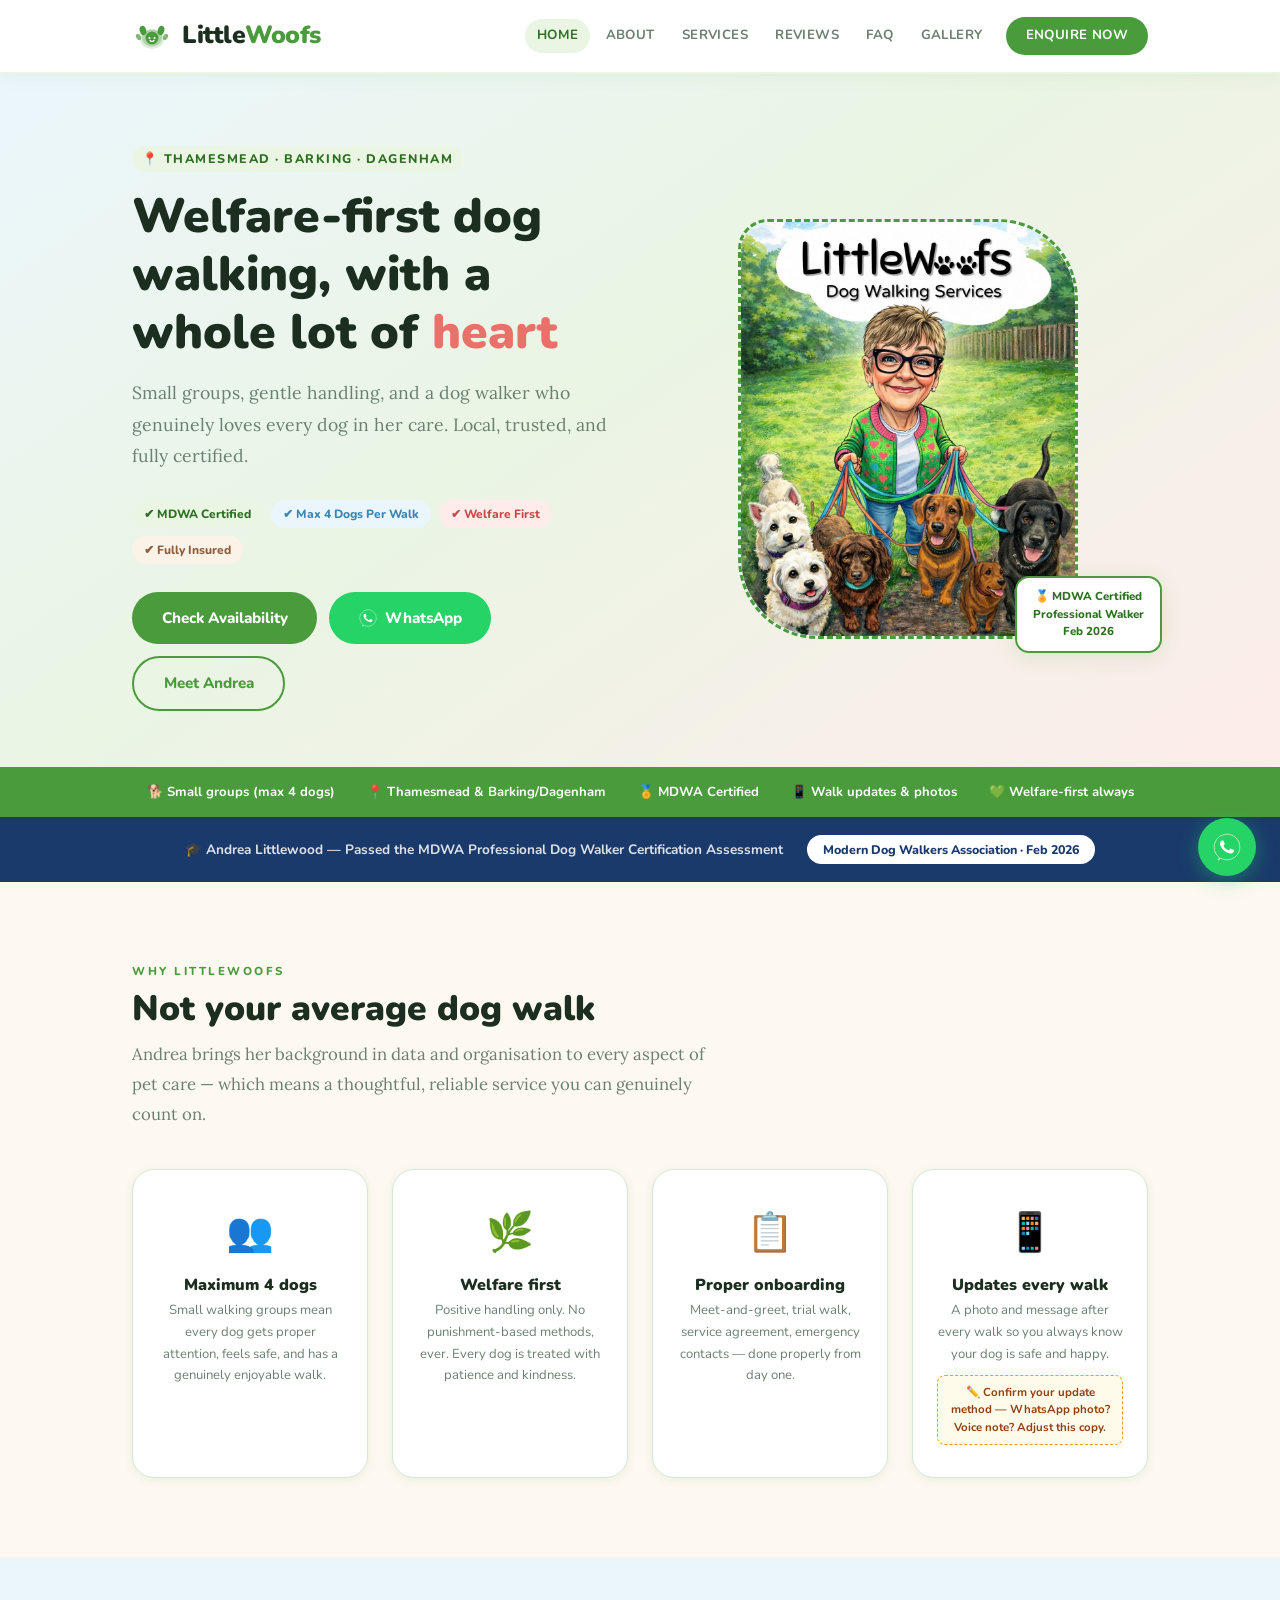
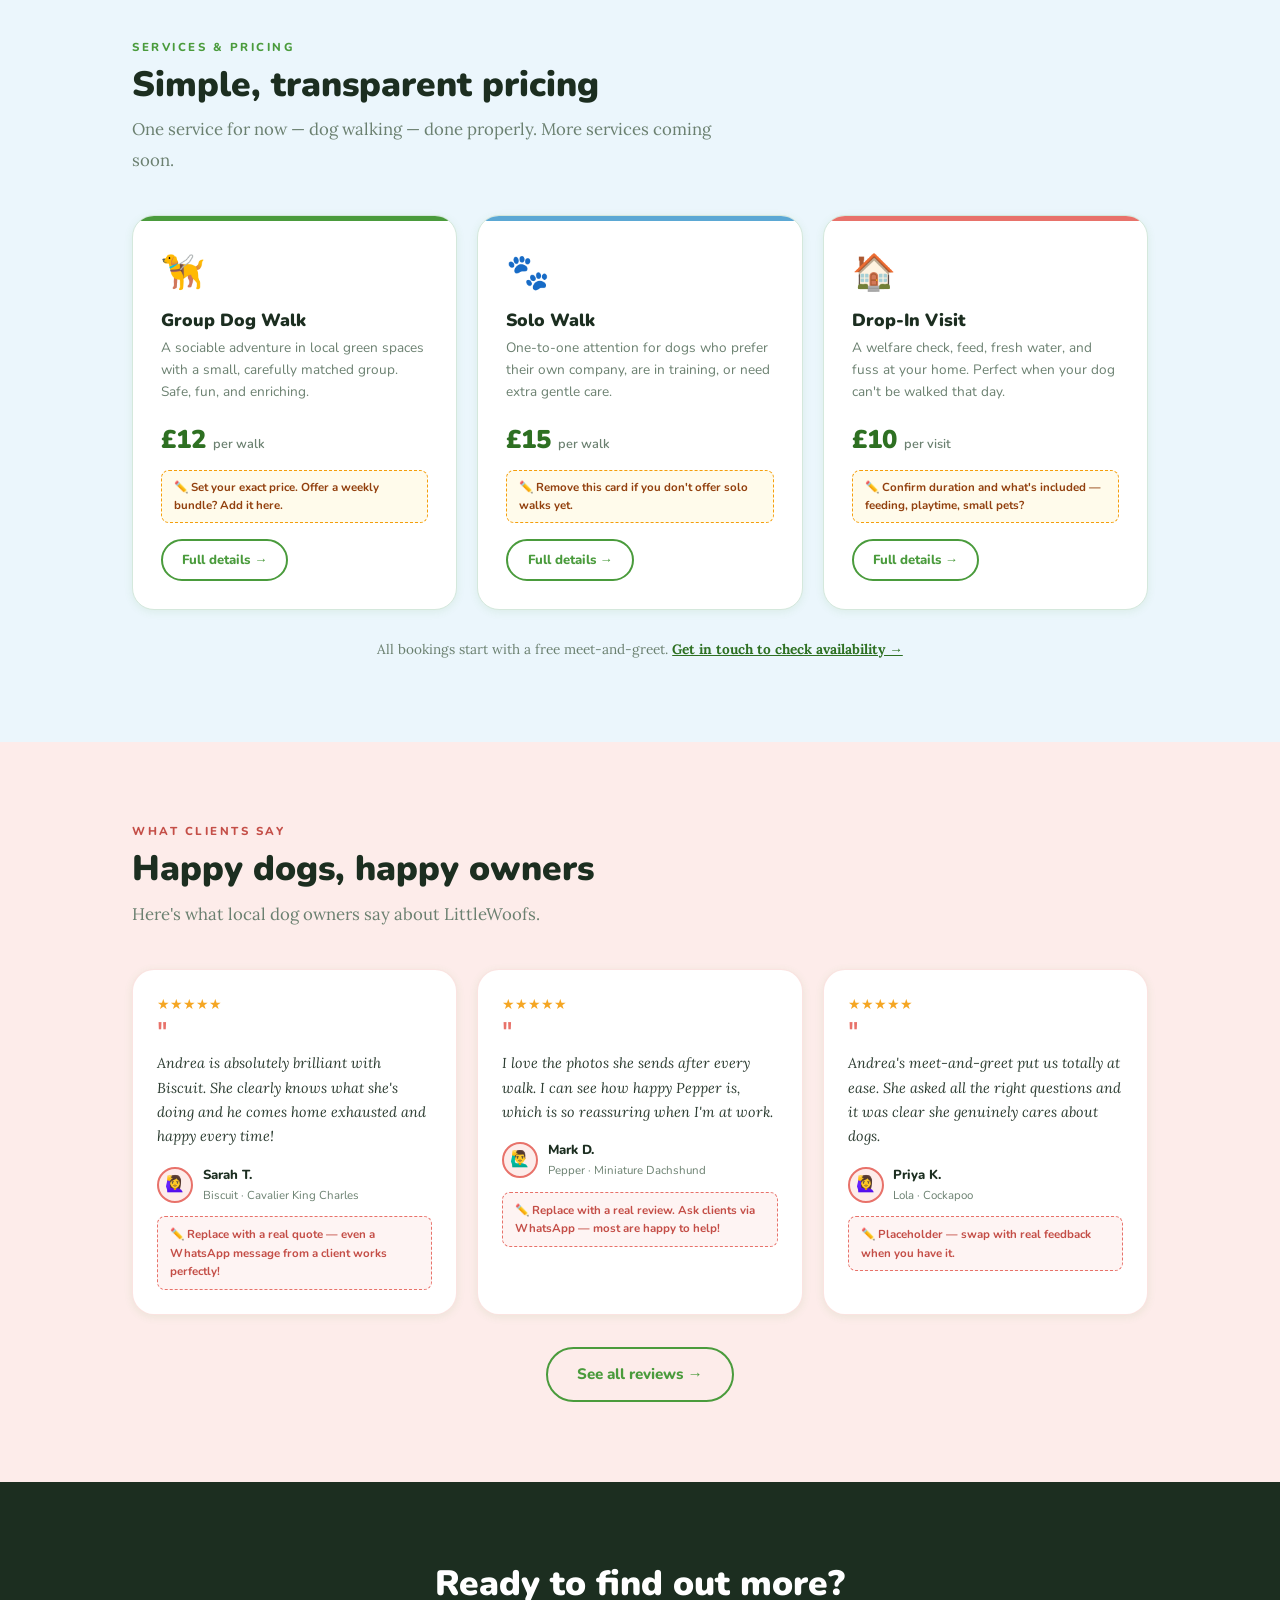
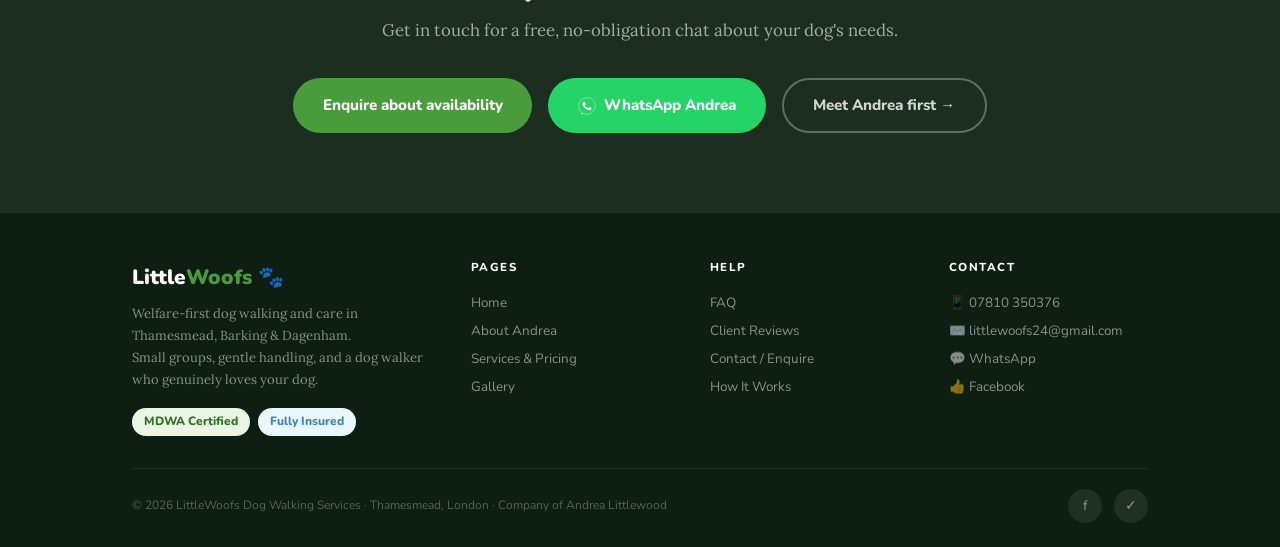
<file: index.html>
<!DOCTYPE html>
<html lang="en">
<head>
  <meta charset="UTF-8">
  <meta name="viewport" content="width=device-width, initial-scale=1.0">
  <meta name="description" content="LittleWoofs Dog Walking Services — Welfare-first dog walking and care in Thamesmead, Barking & Dagenham. MDWA certified, small groups, gentle handling.">
  <title>LittleWoofs Dog Walking — Thamesmead, Barking & Dagenham</title>
  <link rel="stylesheet" href="css/style.css">
  <style>
    /* ── HERO ── */
    .hero-wrap {
      background: linear-gradient(145deg, #EBF6FC 0%, #EAF5E4 45%, #FDECEA 100%);
      padding: 0;
    }
    .hero {
      max-width: 1080px; margin: 0 auto; padding: 4.5rem 2rem 3.5rem;
      display: grid; grid-template-columns: 1fr 1fr; gap: 3.5rem; align-items: center;
    }
    .hero-eyebrow {
      display: flex; align-items: center; gap: 0.5rem; margin-bottom: 1rem;
      font-size: 0.78rem; font-weight: 800; color: var(--grass-dark);
      text-transform: uppercase; letter-spacing: 1.5px;
    }
    .hero-eyebrow span { background: var(--grass-light); padding: 0.2rem 0.6rem; border-radius: var(--r-pill); }
    .hero h1 { margin-bottom: 1rem; }
    .hero h1 em { font-style: normal; color: var(--coral); }
    .hero-lead {
      font-family: 'Lora', serif; font-size: 1.1rem;
      color: var(--text-muted); margin-bottom: 1.75rem; line-height: 1.8;
    }
    .hero-badges { display: flex; gap: 0.5rem; flex-wrap: wrap; margin-bottom: 1.75rem; }
    .hero-btns  { display: flex; gap: 0.75rem; flex-wrap: wrap; }

    .hero-visual { position: relative; display: flex; justify-content: center; }
    .hero-img-frame {
      width: 340px; height: 420px;
      background: linear-gradient(145deg, var(--grass-light), var(--sky-light));
      border-radius: 30px 80px 30px 80px;
      display: flex; flex-direction: column; align-items: center;
      justify-content: center; gap: 0.75rem;
      border: 3px dashed var(--grass); position: relative; overflow: hidden;
    }
    .hero-img-frame img {
      width: 100%; height: 100%; object-fit: cover;
      border-radius: 28px 78px 28px 78px;
    }
    .hero-img-frame .placeholder-inner {
      text-align: center; padding: 1.5rem; color: var(--grass-dark);
    }
    .hero-img-frame .placeholder-inner .big-icon { font-size: 4rem; line-height: 1; }
    .hero-img-frame .placeholder-inner p { font-size: 0.82rem; font-weight: 700; margin-top: 0.5rem; }
    .cert-float {
      position: absolute; bottom: -14px; right: -14px;
      background: var(--white); border: 2px solid var(--grass);
      border-radius: var(--r-md); padding: 0.65rem 1rem;
      box-shadow: var(--shadow-md);
      font-size: 0.72rem; font-weight: 800; color: var(--grass-dark);
      line-height: 1.5; text-align: center;
    }

    /* ── TRUST BAR ── */
    /* (uses global .trust-bar) */

    /* ── MDWA BAND ── */
    .mdwa-band {
      background: #1a3a6b; padding: 1.1rem 2rem;
      display: flex; align-items: center; justify-content: center;
      gap: 1.5rem; flex-wrap: wrap;
    }
    .mdwa-band p { color: rgba(255,255,255,0.85); font-size: 0.85rem; font-weight: 700; }
    .mdwa-pill {
      background: var(--white); color: #1a3a6b;
      border-radius: var(--r-pill); padding: 0.3rem 1rem;
      font-size: 0.78rem; font-weight: 800; flex-shrink: 0;
    }

    /* ── INTRO STRIP ── */
    .intro-strip { background: var(--cream); }
    .intro-grid {
      display: grid; grid-template-columns: repeat(auto-fit, minmax(200px, 1fr)); gap: 1.5rem;
    }
    .intro-card {
      text-align: center; padding: 2rem 1.5rem;
      background: var(--white); border-radius: var(--r-lg);
      border: 1.5px solid var(--border); box-shadow: var(--shadow-sm);
    }
    .intro-card .ic-icon { font-size: 2.4rem; margin-bottom: 0.75rem; }
    .intro-card h3 { font-size: 1rem; margin-bottom: 0.35rem; }
    .intro-card p { font-size: 0.82rem; line-height: 1.65; }

    /* ── SERVICES SNAPSHOT ── */
    .services-snap { background: var(--sky-light); }
    .snap-grid {
      display: grid; grid-template-columns: repeat(auto-fit, minmax(280px, 1fr)); gap: 1.25rem;
    }
    .snap-card {
      background: var(--white); border-radius: var(--r-lg); padding: 1.75rem;
      border: 1.5px solid var(--border); position: relative; overflow: hidden;
      box-shadow: var(--shadow-sm); transition: transform 0.2s, box-shadow 0.2s;
    }
    .snap-card:hover { transform: translateY(-3px); box-shadow: var(--shadow-md); }
    .snap-card-bar { height: 5px; position: absolute; top: 0; left: 0; right: 0; }
    .snap-card-bar.g { background: var(--grass); }
    .snap-card-bar.s { background: var(--sky); }
    .snap-card-bar.c { background: var(--coral); }
    .snap-icon { font-size: 2.2rem; margin-bottom: 0.6rem; display: block; }
    .snap-card h3 { font-size: 1.1rem; margin-bottom: 0.35rem; }
    .snap-card p  { font-size: 0.85rem; line-height: 1.65; margin-bottom: 1rem; }
    .snap-price { font-size: 1.6rem; font-weight: 900; color: var(--grass-dark); }
    .snap-price span { font-size: 0.8rem; font-weight: 600; color: var(--text-muted); }
    .snap-card .btn { margin-top: 1rem; font-size: 0.82rem; padding: 0.55rem 1.2rem; }

    /* ── TESTIMONIALS SNAP ── */
    .testi-snap { background: var(--coral-light); }
    .testi-snap .section-label { color: var(--coral-dark); }
    .testi-row { display: grid; grid-template-columns: repeat(auto-fit, minmax(260px, 1fr)); gap: 1.25rem; }
    .testi-card {
      background: var(--white); border-radius: var(--r-lg); padding: 1.5rem;
      border: 1.5px solid rgba(232,114,106,0.2); box-shadow: var(--shadow-sm);
    }
    .testi-stars { color: #F5A623; font-size: 0.85rem; margin-bottom: 0.5rem; }
    .testi-q { font-size: 2rem; color: var(--coral); font-family: 'Lora', serif; font-weight: 600; line-height: 0.6; }
    .testi-text { font-family: 'Lora', serif; font-style: italic; font-size: 0.9rem; line-height: 1.7; color: var(--text); margin: 0.5rem 0 1rem; }
    .testi-who { display: flex; align-items: center; gap: 0.6rem; }
    .testi-avatar {
      width: 36px; height: 36px; border-radius: 50%;
      background: var(--coral-light); border: 2px solid var(--coral);
      display: flex; align-items: center; justify-content: center; font-size: 1rem; flex-shrink: 0;
    }
    .testi-name  { font-size: 0.82rem; font-weight: 800; color: var(--dark); }
    .testi-dog   { font-size: 0.72rem; color: var(--text-muted); }
    .testi-placeholder {
      background: rgba(232,114,106,0.08); border: 1.5px dashed var(--coral);
      border-radius: var(--r-sm); padding: 0.5rem 0.75rem;
      font-size: 0.72rem; color: var(--coral-dark); font-weight: 700; margin-top: 0.75rem;
    }

    /* ── CTA BAND ── */
    .cta-band {
      background: var(--dark); padding: 5rem 0; text-align: center;
    }
    .cta-band h2 { color: var(--white); margin-bottom: 0.75rem; }
    .cta-band p  { color: rgba(255,255,255,0.6); font-family: 'Lora', serif; margin-bottom: 2rem; font-size: 1.05rem; }
    .cta-btns { display: flex; justify-content: center; gap: 1rem; flex-wrap: wrap; }

    @media (max-width: 768px) {
      .hero { grid-template-columns: 1fr; gap: 2.5rem; padding-top: 3rem; }
      .hero-img-frame { width: 100%; height: 260px; border-radius: var(--r-xl); }
      .hero-img-frame img { border-radius: calc(var(--r-xl) - 2px); }
      .cert-float { bottom: -10px; right: 0; }
    }
  </style>
</head>
<body>

<!-- HERO -->
<div class="hero-wrap">
  <div class="hero">
    <div class="hero-text">
      <div class="hero-eyebrow">
        <span>📍 Thamesmead · Barking · Dagenham</span>
      </div>
      <h1>Welfare-first dog walking, with a whole lot of <em>heart</em></h1>
      <p class="hero-lead">Small groups, gentle handling, and a dog walker who genuinely loves every dog in her care. Local, trusted, and fully certified.</p>
      <div class="hero-badges">
        <span class="badge badge-grass">✔ MDWA Certified</span>
        <span class="badge badge-sky">✔ Max 4 Dogs Per Walk</span>
        <span class="badge badge-coral">✔ Welfare First</span>
        <span class="badge badge-sand">✔ Fully Insured</span>
      </div>
      <div class="hero-btns">
        <a href="contact.html" class="btn btn-primary">Check Availability</a>
        <a href="https://wa.me/447810350376?text=Hi%20Andrea!%20I%27d%20love%20to%20find%20out%20more%20about%20LittleWoofs." class="btn btn-whatsapp" target="_blank">
          <svg width="18" height="18" viewBox="0 0 24 24" fill="white" aria-hidden="true"><path d="M17.472 14.382c-.297-.149-1.758-.867-2.03-.967-.273-.099-.471-.148-.67.15-.197.297-.767.966-.94 1.164-.173.199-.347.223-.644.075-.297-.15-1.255-.463-2.39-1.475-.883-.788-1.48-1.761-1.653-2.059-.173-.297-.018-.458.13-.606.134-.133.298-.347.446-.52.149-.174.198-.298.298-.497.099-.198.05-.371-.025-.52-.075-.149-.669-1.612-.916-2.207-.242-.579-.487-.5-.669-.51-.173-.008-.371-.01-.57-.01-.198 0-.52.074-.792.372-.272.297-1.04 1.016-1.04 2.479 0 1.462 1.065 2.875 1.213 3.074.149.198 2.096 3.2 5.077 4.487.709.306 1.262.489 1.694.625.712.227 1.36.195 1.871.118.571-.085 1.758-.719 2.006-1.413.248-.694.248-1.289.173-1.413-.074-.124-.272-.198-.57-.347z"/><path d="M5.04 23.444l.635-2.319A10.985 10.985 0 0 1 1 12C1 5.925 5.925 1 12 1s11 4.925 11 11-4.925 11-11 11a10.963 10.963 0 0 1-5.251-1.337l-2.709.781z" stroke="white" stroke-width="0.5" fill="none"/></svg>
          WhatsApp
        </a>
        <a href="about.html" class="btn btn-outline">Meet Andrea</a>
      </div>
    </div>
    <div class="hero-visual">
      <div class="hero-img-frame">
      <img src="images/caricature.jpg" alt="Andrea Littlewood with her walking dogs">
      </div>
      <div class="cert-float">🏅 MDWA Certified<br>Professional Walker<br>Feb 2026</div>
    </div>
  </div>
</div>

<!-- TRUST BAR -->
<div class="trust-bar" role="list">
  <div class="trust-item" role="listitem">🐕 Small groups (max 4 dogs)</div>
  <div class="trust-item" role="listitem">📍 Thamesmead &amp; Barking/Dagenham</div>
  <div class="trust-item" role="listitem">🏅 MDWA Certified</div>
  <div class="trust-item" role="listitem">📱 Walk updates &amp; photos</div>
  <div class="trust-item" role="listitem">💚 Welfare-first always</div>
</div>

<!-- MDWA BAND -->
<div class="mdwa-band">
  <p>🎓 <strong>Andrea Littlewood</strong> — Passed the MDWA Professional Dog Walker Certification Assessment</p>
  <span class="mdwa-pill">Modern Dog Walkers Association · Feb 2026</span>
</div>

<!-- WHAT MAKES LITTLEWOOFS DIFFERENT -->
<section class="intro-strip" aria-labelledby="intro-heading">
  <div class="container">
    <span class="section-label">Why LittleWoofs</span>
    <h2 class="section-title" id="intro-heading">Not your average dog walk</h2>
    <p class="section-sub">Andrea brings her background in data and organisation to every aspect of pet care — which means a thoughtful, reliable service you can genuinely count on.</p>
    <div class="intro-grid">
      <div class="intro-card">
        <div class="ic-icon">👥</div>
        <h3>Maximum 4 dogs</h3>
        <p>Small walking groups mean every dog gets proper attention, feels safe, and has a genuinely enjoyable walk.</p>
      </div>
      <div class="intro-card">
        <div class="ic-icon">🌿</div>
        <h3>Welfare first</h3>
        <p>Positive handling only. No punishment-based methods, ever. Every dog is treated with patience and kindness.</p>
      </div>
      <div class="intro-card">
        <div class="ic-icon">📋</div>
        <h3>Proper onboarding</h3>
        <p>Meet-and-greet, trial walk, service agreement, emergency contacts — done properly from day one.</p>
      </div>
      <div class="intro-card">
        <div class="ic-icon">📱</div>
        <h3>Updates every walk</h3>
        <p>A photo and message after every walk so you always know your dog is safe and happy.</p>
        <div class="edit-note">✏️ Confirm your update method — WhatsApp photo? Voice note? Adjust this copy.</div>
      </div>
    </div>
  </div>
</section>

<!-- SERVICES SNAPSHOT -->
<section class="services-snap" aria-labelledby="services-heading">
  <div class="container">
    <span class="section-label">Services &amp; Pricing</span>
    <h2 class="section-title" id="services-heading">Simple, transparent pricing</h2>
    <p class="section-sub">One service for now — dog walking — done properly. More services coming soon.</p>
    <div class="snap-grid">
      <div class="snap-card card">
        <div class="snap-card-bar g"></div>
        <span class="snap-icon">🦮</span>
        <h3>Group Dog Walk</h3>
        <p>A sociable adventure in local green spaces with a small, carefully matched group. Safe, fun, and enriching.</p>
        <div class="snap-price">£12 <span>per walk</span></div>
        <div class="edit-note">✏️ Set your exact price. Offer a weekly bundle? Add it here.</div>
        <a href="services.html" class="btn btn-outline">Full details →</a>
      </div>
      <div class="snap-card card">
        <div class="snap-card-bar s"></div>
        <span class="snap-icon">🐾</span>
        <h3>Solo Walk</h3>
        <p>One-to-one attention for dogs who prefer their own company, are in training, or need extra gentle care.</p>
        <div class="snap-price">£15 <span>per walk</span></div>
        <div class="edit-note">✏️ Remove this card if you don't offer solo walks yet.</div>
        <a href="services.html" class="btn btn-outline">Full details →</a>
      </div>
      <div class="snap-card card">
        <div class="snap-card-bar c"></div>
        <span class="snap-icon">🏠</span>
        <h3>Drop-In Visit</h3>
        <p>A welfare check, feed, fresh water, and fuss at your home. Perfect when your dog can't be walked that day.</p>
        <div class="snap-price">£10 <span>per visit</span></div>
        <div class="edit-note">✏️ Confirm duration and what's included — feeding, playtime, small pets?</div>
        <a href="services.html" class="btn btn-outline">Full details →</a>
      </div>
    </div>
    <p style="margin-top:1.75rem;text-align:center;font-size:0.85rem;color:var(--text-muted);font-family:'Lora',serif;">
      All bookings start with a free meet-and-greet. <a href="contact.html" style="color:var(--grass-dark);font-weight:700;">Get in touch to check availability →</a>
    </p>
  </div>
</section>

<!-- TESTIMONIALS SNAPSHOT -->
<section class="testi-snap" aria-labelledby="testi-heading">
  <div class="container">
    <span class="section-label">What clients say</span>
    <h2 class="section-title" id="testi-heading">Happy dogs, happy owners</h2>
    <p class="section-sub">Here's what local dog owners say about LittleWoofs.</p>
    <div class="testi-row">
      <div class="testi-card">
        <div class="testi-stars">★★★★★</div>
        <div class="testi-q">"</div>
        <p class="testi-text">Andrea is absolutely brilliant with Biscuit. She clearly knows what she's doing and he comes home exhausted and happy every time!</p>
        <div class="testi-who">
          <div class="testi-avatar">🙋‍♀️</div>
          <div>
            <div class="testi-name">Sarah T.</div>
            <div class="testi-dog">Biscuit · Cavalier King Charles</div>
          </div>
        </div>
        <div class="testi-placeholder">✏️ Replace with a real quote — even a WhatsApp message from a client works perfectly!</div>
      </div>
      <div class="testi-card">
        <div class="testi-stars">★★★★★</div>
        <div class="testi-q">"</div>
        <p class="testi-text">I love the photos she sends after every walk. I can see how happy Pepper is, which is so reassuring when I'm at work.</p>
        <div class="testi-who">
          <div class="testi-avatar">🙋‍♂️</div>
          <div>
            <div class="testi-name">Mark D.</div>
            <div class="testi-dog">Pepper · Miniature Dachshund</div>
          </div>
        </div>
        <div class="testi-placeholder">✏️ Replace with a real review. Ask clients via WhatsApp — most are happy to help!</div>
      </div>
      <div class="testi-card">
        <div class="testi-stars">★★★★★</div>
        <div class="testi-q">"</div>
        <p class="testi-text">Andrea's meet-and-greet put us totally at ease. She asked all the right questions and it was clear she genuinely cares about dogs.</p>
        <div class="testi-who">
          <div class="testi-avatar">🙋‍♀️</div>
          <div>
            <div class="testi-name">Priya K.</div>
            <div class="testi-dog">Lola · Cockapoo</div>
          </div>
        </div>
        <div class="testi-placeholder">✏️ Placeholder — swap with real feedback when you have it.</div>
      </div>
    </div>
    <div style="text-align:center;margin-top:2rem;">
      <a href="testimonials.html" class="btn btn-outline">See all reviews →</a>
    </div>
  </div>
</section>

<!-- CTA BAND -->
<section class="cta-band" aria-labelledby="cta-heading">
  <div class="container">
    <h2 id="cta-heading">Ready to find out more?</h2>
    <p>Get in touch for a free, no-obligation chat about your dog's needs.</p>
    <div class="cta-btns">
      <a href="contact.html" class="btn btn-primary">Enquire about availability</a>
      <a href="https://wa.me/447810350376" class="btn btn-whatsapp" target="_blank">
        <svg width="18" height="18" viewBox="0 0 24 24" fill="white" aria-hidden="true"><path d="M17.472 14.382c-.297-.149-1.758-.867-2.03-.967-.273-.099-.471-.148-.67.15-.197.297-.767.966-.94 1.164-.173.199-.347.223-.644.075-.297-.15-1.255-.463-2.39-1.475-.883-.788-1.48-1.761-1.653-2.059-.173-.297-.018-.458.13-.606.134-.133.298-.347.446-.52.149-.174.198-.298.298-.497.099-.198.05-.371-.025-.52-.075-.149-.669-1.612-.916-2.207-.242-.579-.487-.5-.669-.51-.173-.008-.371-.01-.57-.01-.198 0-.52.074-.792.372-.272.297-1.04 1.016-1.04 2.479 0 1.462 1.065 2.875 1.213 3.074.149.198 2.096 3.2 5.077 4.487.709.306 1.262.489 1.694.625.712.227 1.36.195 1.871.118.571-.085 1.758-.719 2.006-1.413.248-.694.248-1.289.173-1.413-.074-.124-.272-.198-.57-.347z"/><path d="M5.04 23.444l.635-2.319A10.985 10.985 0 0 1 1 12C1 5.925 5.925 1 12 1s11 4.925 11 11-4.925 11-11 11a10.963 10.963 0 0 1-5.251-1.337l-2.709.781z" stroke="white" stroke-width="0.5" fill="none"/></svg>
        WhatsApp Andrea
      </a>
      <a href="about.html" class="btn btn-outline" style="color:rgba(255,255,255,0.8);border-color:rgba(255,255,255,0.3);">Meet Andrea first →</a>
    </div>
  </div>
</section>

<script src="js/components.js"></script>
<script>buildPage('index.html');</script>
</body>
</html>
</file>
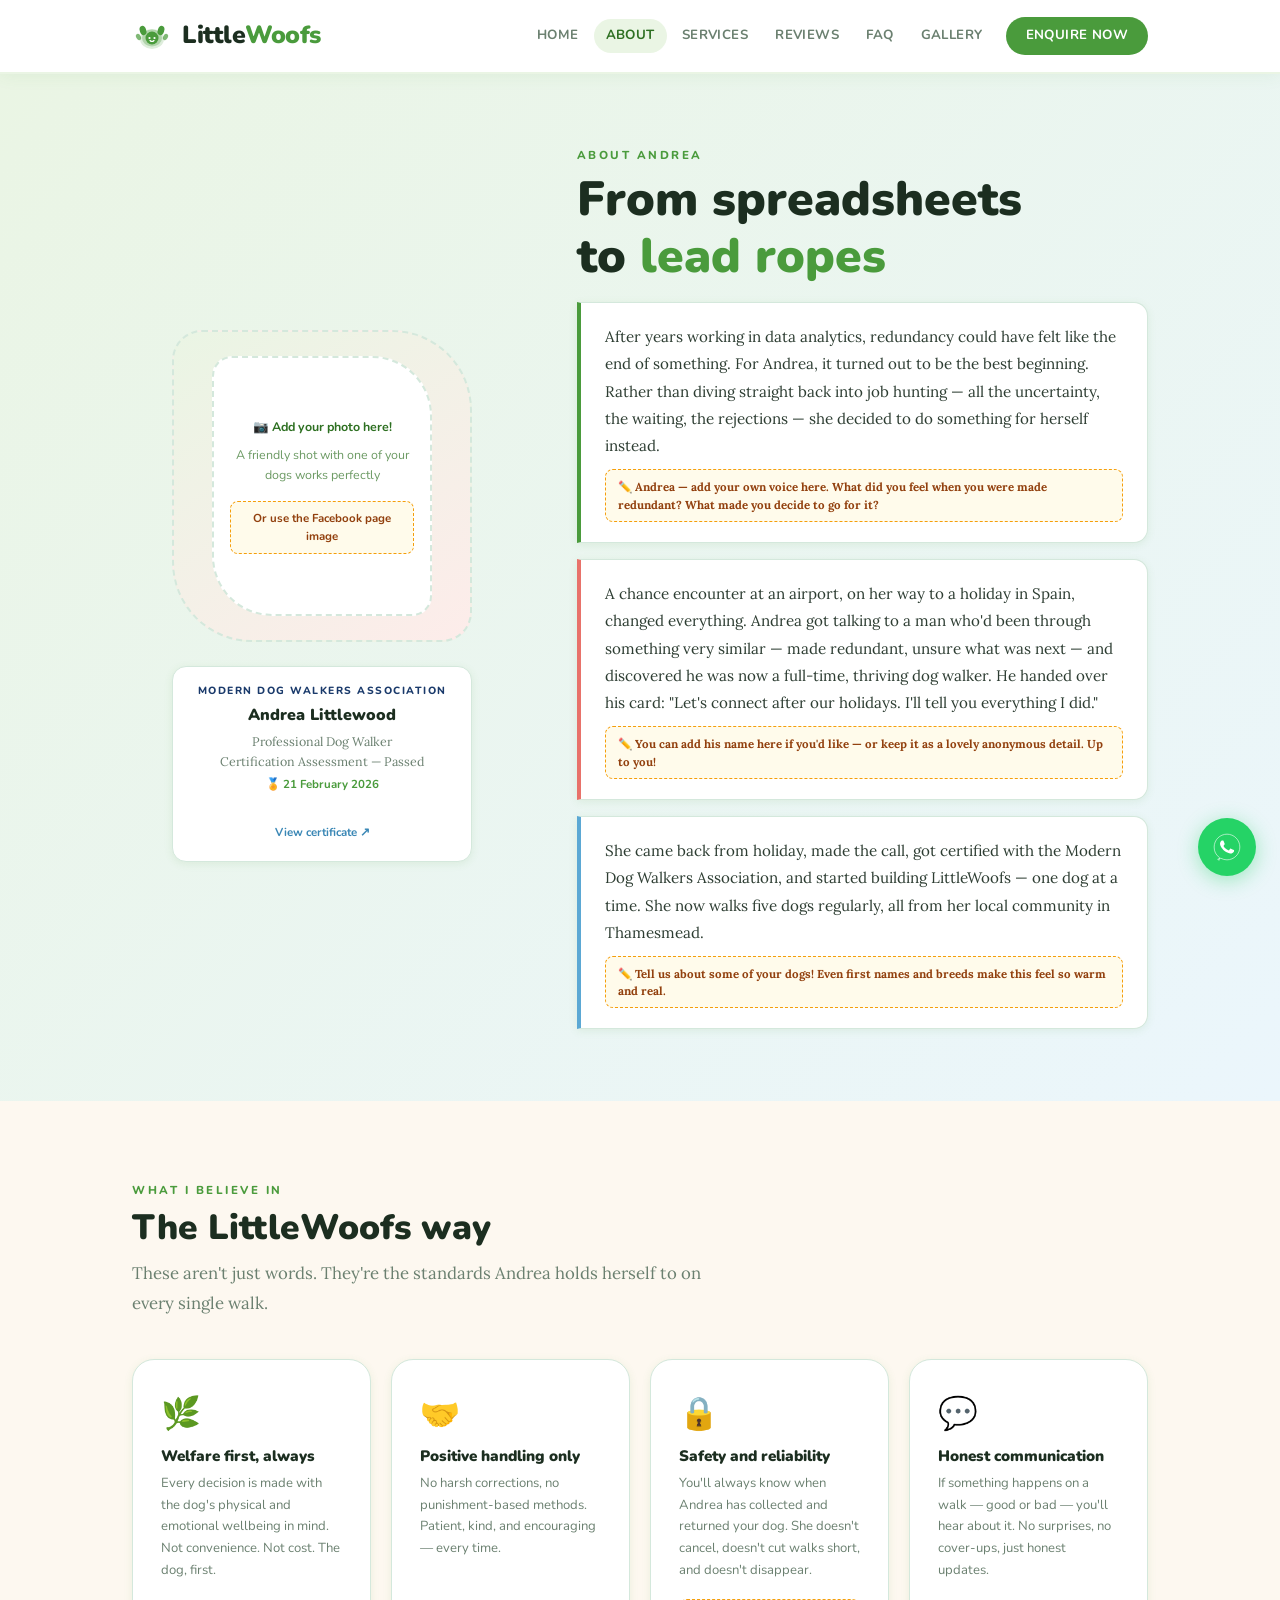
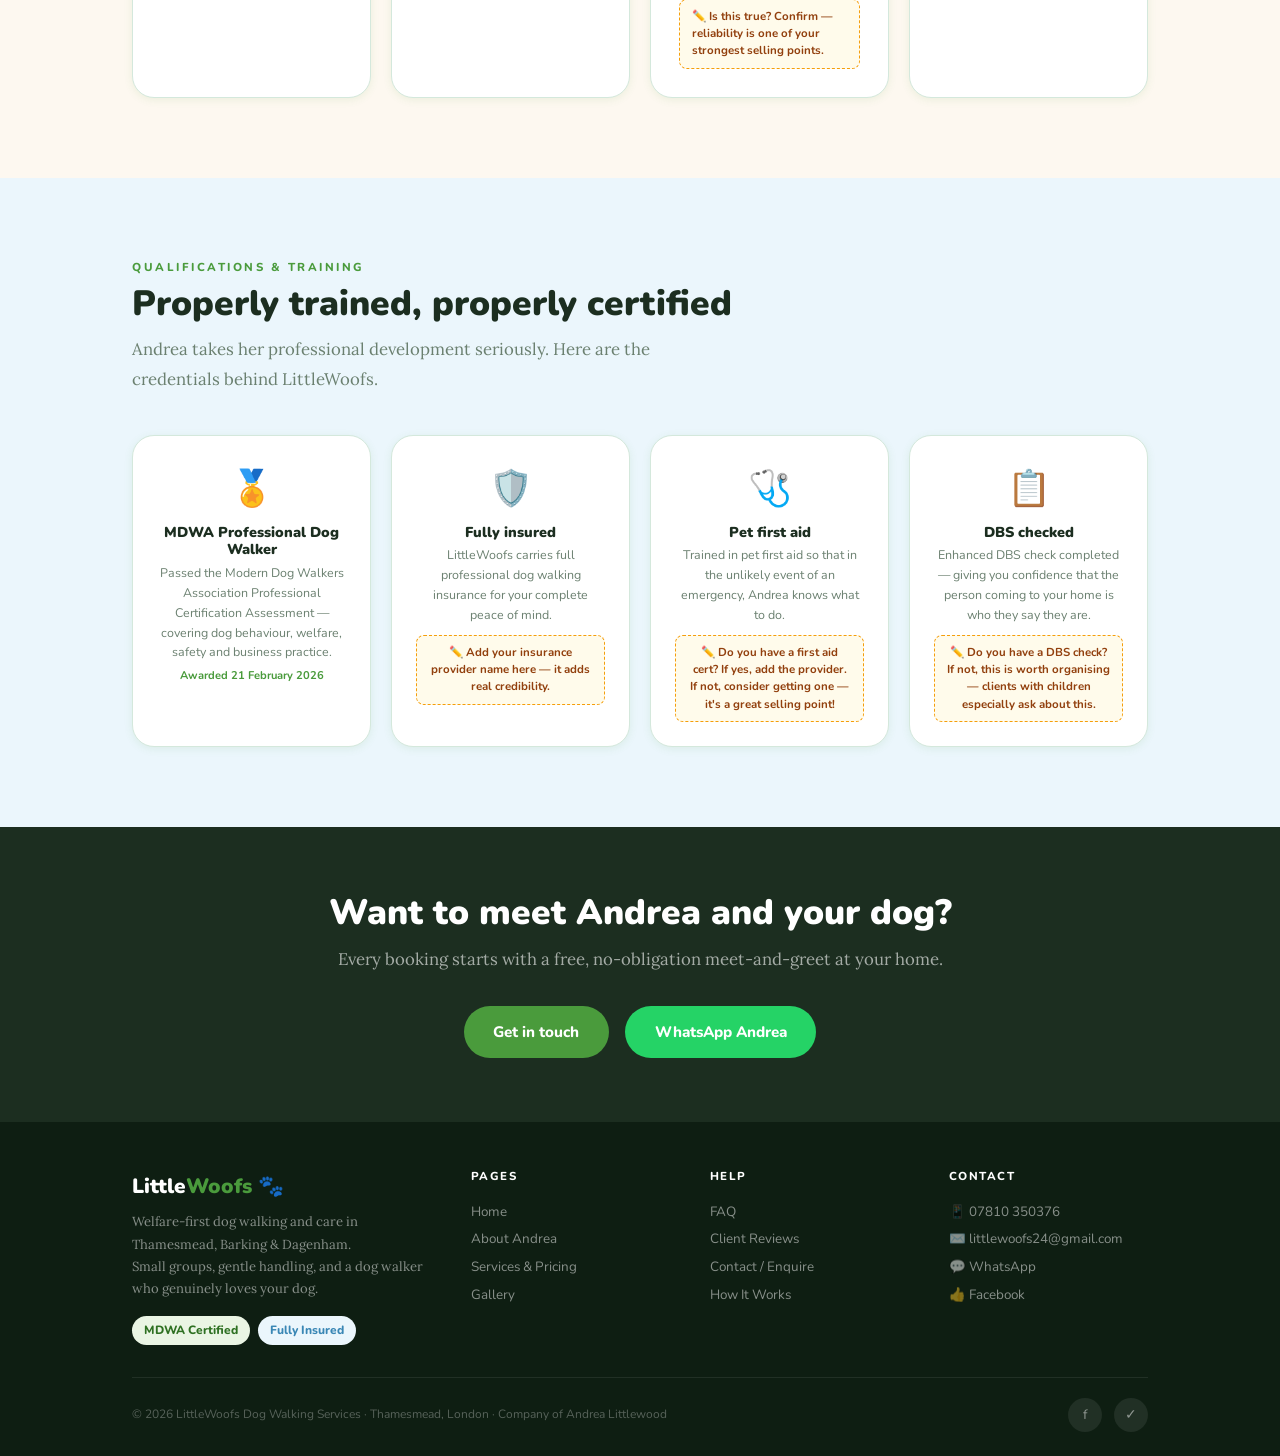
<file: about.html>
<!DOCTYPE html>
<html lang="en">
<head>
  <meta charset="UTF-8">
  <meta name="viewport" content="width=device-width, initial-scale=1.0">
  <meta name="description" content="Meet Andrea Littlewood — the person behind LittleWoofs. Her story, values, qualifications and why she started her dog walking business in Thamesmead.">
  <title>About Andrea — LittleWoofs Dog Walking</title>
  <link rel="stylesheet" href="css/style.css">
  <style>
    .page-hero {
      background: linear-gradient(135deg, var(--grass-light) 0%, var(--sky-light) 100%);
      padding: 4.5rem 0 3.5rem;
    }
    .page-hero-inner {
      max-width: 1080px; margin: 0 auto; padding: 0 2rem;
      display: grid; grid-template-columns: 1fr 1.5fr; gap: 4rem; align-items: center;
    }
    .about-photo-col { display: flex; flex-direction: column; align-items: center; gap: 1.5rem; }
    .photo-frame {
      width: 100%; max-width: 300px;
      background: linear-gradient(145deg, var(--grass-light), var(--coral-light));
      border-radius: 30px 80px 30px 80px;
      padding: 1.5rem; display: flex; flex-direction: column;
      align-items: center; gap: 1rem; border: 2px dashed var(--border);
    }
    .photo-frame img {
      width: 220px; height: 260px; object-fit: cover;
      border-radius: 20px 60px 20px 60px;
    }
    .photo-frame .ph {
      width: 220px; height: 260px;
      background: var(--white); border-radius: 20px 60px 20px 60px;
      display: flex; flex-direction: column; align-items: center;
      justify-content: center; gap: 0.5rem; border: 2px dashed var(--border);
      color: var(--grass-dark); font-size: 0.78rem; font-weight: 700; text-align: center; padding: 1rem;
    }
    .cert-card-small {
      background: var(--white); border-radius: var(--r-md);
      padding: 1rem 1.25rem; border: 1.5px solid var(--border);
      box-shadow: var(--shadow-sm); width: 100%; max-width: 300px; text-align: center;
    }
    .cert-card-small .cert-org {
      font-size: 0.65rem; font-weight: 800; text-transform: uppercase;
      letter-spacing: 1.5px; color: #1a3a6b; margin-bottom: 0.25rem;
    }
    .cert-card-small .cert-name { font-size: 1rem; font-weight: 900; color: var(--dark); }
    .cert-card-small .cert-course { font-size: 0.78rem; color: var(--text-muted); font-family: 'Lora', serif; margin: 0.2rem 0; }
    .cert-card-small .cert-date { font-size: 0.72rem; color: var(--grass); font-weight: 700; }
    .cert-card-small a { font-size: 0.72rem; color: var(--sky-dark); font-weight: 700; text-decoration: none; }

    .about-story h1 { margin-bottom: 1rem; }
    .about-story h1 em { font-style: normal; color: var(--grass); }
    .story-block {
      background: var(--white); border-left: 4px solid var(--grass);
      border-radius: 0 var(--r-md) var(--r-md) 0;
      padding: 1.25rem 1.5rem; margin-bottom: 1rem;
      font-family: 'Lora', serif; font-size: 0.95rem; line-height: 1.8;
      border-right: 1px solid var(--border); border-top: 1px solid var(--border); border-bottom: 1px solid var(--border);
      box-shadow: var(--shadow-sm);
    }
    .story-block.coral { border-left-color: var(--coral); }
    .story-block.sky   { border-left-color: var(--sky); }

    /* VALUES */
    .values-section { background: var(--cream); }
    .values-grid {
      display: grid; grid-template-columns: repeat(auto-fit, minmax(230px, 1fr)); gap: 1.25rem;
    }
    .value-card {
      background: var(--white); border-radius: var(--r-lg); padding: 1.75rem;
      border: 1.5px solid var(--border); box-shadow: var(--shadow-sm);
      display: flex; flex-direction: column; gap: 0.5rem;
    }
    .value-icon { font-size: 2rem; }
    .value-card h4 { font-size: 0.95rem; margin: 0; }
    .value-card p  { font-size: 0.82rem; line-height: 1.65; }

    /* QUALS */
    .quals-section { background: var(--sky-light); }
    .quals-grid { display: grid; grid-template-columns: repeat(auto-fit, minmax(220px, 1fr)); gap: 1.25rem; }
    .qual-card {
      background: var(--white); border-radius: var(--r-lg); padding: 1.5rem; text-align: center;
      border: 1.5px solid var(--border); box-shadow: var(--shadow-sm);
      transition: transform 0.2s, box-shadow 0.2s;
    }
    .qual-card:hover { transform: translateY(-2px); box-shadow: var(--shadow-md); }
    .qual-icon { font-size: 2.2rem; margin-bottom: 0.5rem; }
    .qual-card h4 { font-size: 0.9rem; margin-bottom: 0.25rem; }
    .qual-card p   { font-size: 0.78rem; line-height: 1.6; }
    .qual-date { font-size: 0.7rem; font-weight: 700; color: var(--grass); margin-top: 0.3rem; }

    @media (max-width: 768px) {
      .page-hero-inner { grid-template-columns: 1fr; gap: 2.5rem; }
      .about-photo-col { flex-direction: row; flex-wrap: wrap; justify-content: center; }
    }
  </style>
</head>
<body>

<div class="page-hero">
  <div class="page-hero-inner">
    <div class="about-photo-col">
      <div class="photo-frame">
        <!-- ✏️ Replace with: <img src="images/andrea-photo.jpg" alt="Andrea Littlewood with one of her walking dogs"> -->
        <div class="ph">
          📷 Add your photo here!<br>
          <span style="font-weight:400;opacity:0.7">A friendly shot with one of your dogs works perfectly</span>
          <div class="edit-note" style="margin-top:0.5rem;">Or use the Facebook page image</div>
        </div>
      </div>
      <div class="cert-card-small">
        <div class="cert-org">Modern Dog Walkers Association</div>
        <div class="cert-name">Andrea Littlewood</div>
        <div class="cert-course">Professional Dog Walker<br>Certification Assessment — Passed</div>
        <div class="cert-date">🏅 21 February 2026</div>
        <br>
        <a href="images/MDWA_Certificate_of_Achievement.png" target="_blank">View certificate ↗</a>
      </div>
    </div>

    <div class="about-story">
      <span class="section-label">About Andrea</span>
      <h1>From spreadsheets<br>to <em>lead ropes</em></h1>

      <div class="story-block">
        After years working in data analytics, redundancy could have felt like the end of something. For Andrea, it turned out to be the best beginning. Rather than diving straight back into job hunting — all the uncertainty, the waiting, the rejections — she decided to do something for herself instead.
        <div class="edit-note">✏️ Andrea — add your own voice here. What did you feel when you were made redundant? What made you decide to go for it?</div>
      </div>

      <div class="story-block coral">
        A chance encounter at an airport, on her way to a holiday in Spain, changed everything. Andrea got talking to a man who'd been through something very similar — made redundant, unsure what was next — and discovered he was now a full-time, thriving dog walker. He handed over his card: "Let's connect after our holidays. I'll tell you everything I did."
        <div class="edit-note">✏️ You can add his name here if you'd like — or keep it as a lovely anonymous detail. Up to you!</div>
      </div>

      <div class="story-block sky">
        She came back from holiday, made the call, got certified with the Modern Dog Walkers Association, and started building LittleWoofs — one dog at a time. She now walks five dogs regularly, all from her local community in Thamesmead.
        <div class="edit-note">✏️ Tell us about some of your dogs! Even first names and breeds make this feel so warm and real.</div>
      </div>
    </div>
  </div>
</div>

<!-- VALUES -->
<section class="values-section" aria-labelledby="values-heading">
  <div class="container">
    <span class="section-label">What I believe in</span>
    <h2 class="section-title" id="values-heading">The LittleWoofs way</h2>
    <p class="section-sub">These aren't just words. They're the standards Andrea holds herself to on every single walk.</p>
    <div class="values-grid">
      <div class="value-card">
        <div class="value-icon">🌿</div>
        <h4>Welfare first, always</h4>
        <p>Every decision is made with the dog's physical and emotional wellbeing in mind. Not convenience. Not cost. The dog, first.</p>
      </div>
      <div class="value-card">
        <div class="value-icon">🤝</div>
        <h4>Positive handling only</h4>
        <p>No harsh corrections, no punishment-based methods. Patient, kind, and encouraging — every time.</p>
      </div>
      <div class="value-card">
        <div class="value-icon">🔒</div>
        <h4>Safety and reliability</h4>
        <p>You'll always know when Andrea has collected and returned your dog. She doesn't cancel, doesn't cut walks short, and doesn't disappear.</p>
        <div class="edit-note">✏️ Is this true? Confirm — reliability is one of your strongest selling points.</div>
      </div>
      <div class="value-card">
        <div class="value-icon">💬</div>
        <h4>Honest communication</h4>
        <p>If something happens on a walk — good or bad — you'll hear about it. No surprises, no cover-ups, just honest updates.</p>
      </div>
    </div>
  </div>
</section>

<!-- QUALIFICATIONS -->
<section class="quals-section" aria-labelledby="quals-heading">
  <div class="container">
    <span class="section-label">Qualifications &amp; training</span>
    <h2 class="section-title" id="quals-heading">Properly trained, properly certified</h2>
    <p class="section-sub">Andrea takes her professional development seriously. Here are the credentials behind LittleWoofs.</p>
    <div class="quals-grid">
      <div class="qual-card">
        <div class="qual-icon">🏅</div>
        <h4>MDWA Professional Dog Walker</h4>
        <p>Passed the Modern Dog Walkers Association Professional Certification Assessment — covering dog behaviour, welfare, safety and business practice.</p>
        <div class="qual-date">Awarded 21 February 2026</div>
      </div>
      <div class="qual-card">
        <div class="qual-icon">🛡️</div>
        <h4>Fully insured</h4>
        <p>LittleWoofs carries full professional dog walking insurance for your complete peace of mind.</p>
        <div class="edit-note">✏️ Add your insurance provider name here — it adds real credibility.</div>
      </div>
      <div class="qual-card">
        <div class="qual-icon">🩺</div>
        <h4>Pet first aid</h4>
        <p>Trained in pet first aid so that in the unlikely event of an emergency, Andrea knows what to do.</p>
        <div class="edit-note">✏️ Do you have a first aid cert? If yes, add the provider. If not, consider getting one — it's a great selling point!</div>
      </div>
      <div class="qual-card">
        <div class="qual-icon">📋</div>
        <h4>DBS checked</h4>
        <p>Enhanced DBS check completed — giving you confidence that the person coming to your home is who they say they are.</p>
        <div class="edit-note">✏️ Do you have a DBS check? If not, this is worth organising — clients with children especially ask about this.</div>
      </div>
    </div>
  </div>
</section>

<!-- CTA -->
<section style="background:var(--dark);padding:4rem 0;text-align:center;" aria-labelledby="about-cta">
  <div class="container">
    <h2 id="about-cta" style="color:var(--white);margin-bottom:0.75rem;">Want to meet Andrea and your dog?</h2>
    <p style="font-family:'Lora',serif;color:rgba(255,255,255,0.6);margin-bottom:2rem;font-size:1.05rem;">Every booking starts with a free, no-obligation meet-and-greet at your home.</p>
    <div style="display:flex;justify-content:center;gap:1rem;flex-wrap:wrap;">
      <a href="contact.html" class="btn btn-primary">Get in touch</a>
      <a href="https://wa.me/447810350376" class="btn btn-whatsapp" target="_blank">WhatsApp Andrea</a>
    </div>
  </div>
</section>

<script src="js/components.js"></script>
<script>buildPage('about.html');</script>
</body>
</html>
</file>
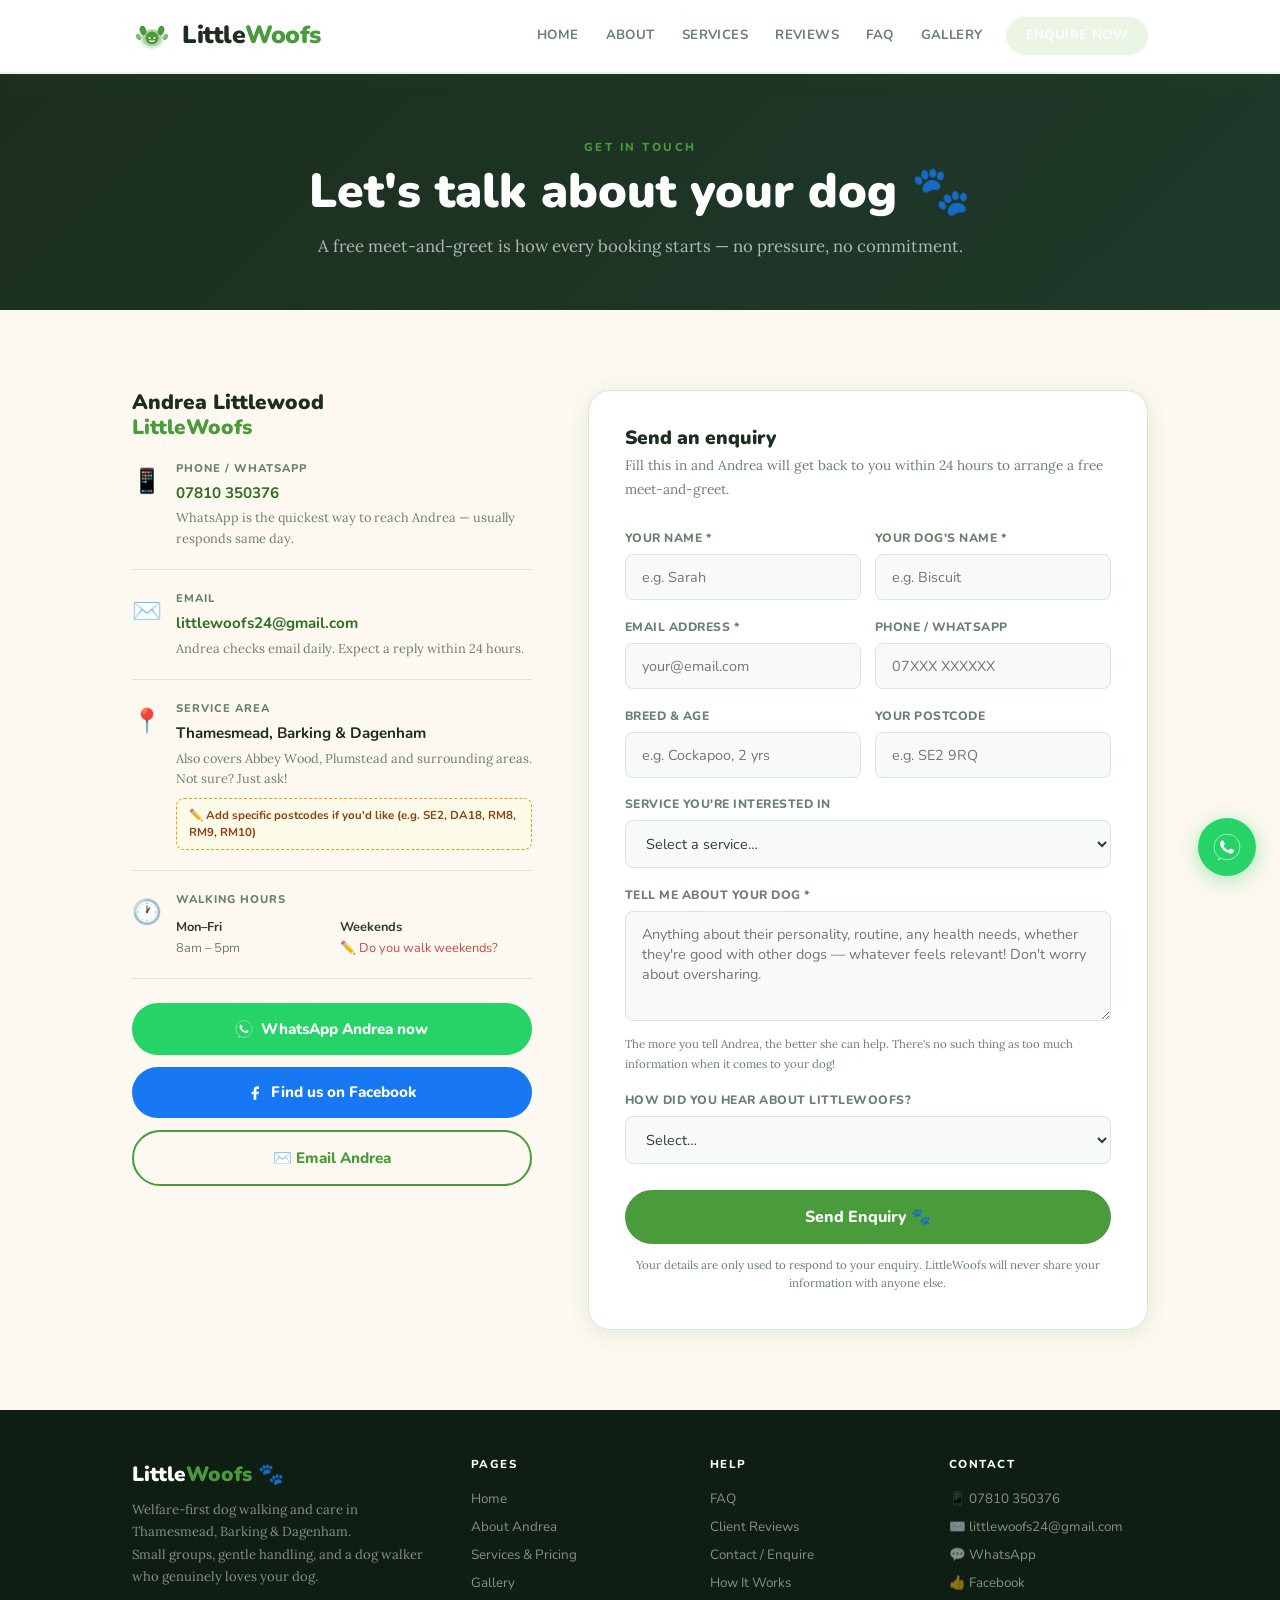
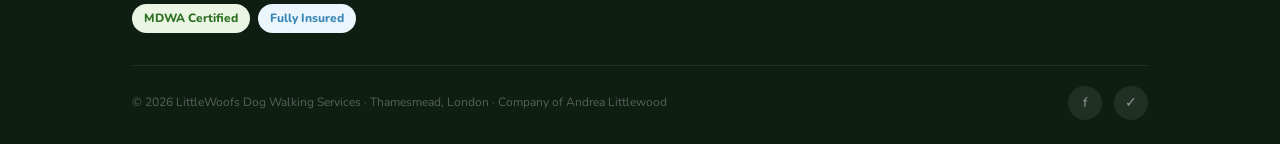
<file: contact.html>
<!DOCTYPE html>
<html lang="en">
<head>
  <meta charset="UTF-8">
  <meta name="viewport" content="width=device-width, initial-scale=1.0">
  <meta name="description" content="Get in touch with LittleWoofs dog walking in Thamesmead. Contact Andrea Littlewood via the enquiry form or WhatsApp on 07810 350376.">
  <title>Contact — LittleWoofs Dog Walking</title>
  <link rel="stylesheet" href="css/style.css">
  <style>
    .contact-hero {
      background: linear-gradient(135deg, var(--dark) 0%, #1e3a2a 100%);
      padding: 4rem 0 3rem; text-align: center;
    }
    .contact-hero h1 { color: var(--white); margin-bottom: 0.75rem; }
    .contact-hero p  { font-family: 'Lora', serif; color: rgba(255,255,255,0.65); font-size: 1.05rem; }

    .contact-body { background: var(--cream); }
    .contact-grid {
      display: grid; grid-template-columns: 1fr 1.4fr; gap: 3.5rem; align-items: start;
    }

    /* LEFT: info column */
    .contact-info-col {}
    .contact-info-col h2 { font-size: 1.3rem; margin-bottom: 1.25rem; }
    .ci-item {
      display: flex; align-items: flex-start; gap: 0.85rem;
      margin-bottom: 1.25rem; padding-bottom: 1.25rem;
      border-bottom: 1px solid var(--border);
    }
    .ci-item:last-of-type { border-bottom: none; }
    .ci-icon { font-size: 1.5rem; flex-shrink: 0; margin-top: 2px; }
    .ci-label { font-size: 0.7rem; font-weight: 800; text-transform: uppercase; letter-spacing: 1px; color: var(--text-muted); margin-bottom: 0.2rem; }
    .ci-value { font-size: 0.95rem; font-weight: 700; color: var(--dark); }
    .ci-value a { color: var(--grass-dark); text-decoration: none; }
    .ci-value a:hover { text-decoration: underline; }
    .ci-sub  { font-size: 0.8rem; color: var(--text-muted); margin-top: 0.2rem; font-family: 'Lora', serif; }

    .contact-btns { display: flex; flex-direction: column; gap: 0.75rem; margin-top: 1.5rem; }
    .contact-btns .btn { justify-content: center; text-align: center; }

    .hours-grid { display: grid; grid-template-columns: 1fr 1fr; gap: 0.4rem; margin-top: 0.5rem; }
    .hours-row { font-size: 0.8rem; color: var(--text-muted); }
    .hours-row strong { color: var(--text); }

    /* RIGHT: form column */
    .contact-form-col {
      background: var(--white); border-radius: var(--r-lg); padding: 2.25rem;
      border: 1.5px solid var(--border); box-shadow: var(--shadow-md);
    }
    .contact-form-col h2 { font-size: 1.2rem; margin-bottom: 0.25rem; }
    .contact-form-col .form-sub { font-size: 0.85rem; color: var(--text-muted); font-family: 'Lora', serif; margin-bottom: 1.75rem; }

    .form-group { margin-bottom: 1.1rem; }
    .form-group label {
      display: block; font-size: 0.76rem; font-weight: 800;
      text-transform: uppercase; letter-spacing: 0.5px; color: var(--text-muted); margin-bottom: 0.35rem;
    }
    .form-group input,
    .form-group select,
    .form-group textarea {
      width: 100%; padding: 0.75rem 1rem;
      background: var(--cloud); border: 1.5px solid var(--border);
      border-radius: var(--r-sm); font-family: 'Nunito', sans-serif;
      font-size: 0.9rem; color: var(--text);
      transition: border-color 0.2s, background 0.2s;
    }
    .form-group input:focus,
    .form-group select:focus,
    .form-group textarea:focus {
      outline: none; border-color: var(--grass); background: var(--white);
    }
    .form-group textarea { min-height: 110px; resize: vertical; }
    .form-row { display: grid; grid-template-columns: 1fr 1fr; gap: 0.85rem; }
    .form-hint { font-size: 0.72rem; color: var(--text-muted); margin-top: 0.25rem; font-family: 'Lora', serif; }

    .submit-btn {
      width: 100%; padding: 1rem; background: var(--grass); color: var(--white);
      border: none; border-radius: var(--r-pill); font-family: 'Nunito', sans-serif;
      font-size: 1rem; font-weight: 800; cursor: pointer; transition: all 0.2s;
      margin-top: 0.5rem;
    }
    .submit-btn:hover { background: var(--grass-dark); transform: translateY(-1px); box-shadow: var(--shadow-md); }
    .submit-btn:disabled { background: var(--text-light); cursor: not-allowed; transform: none; }

    .success-msg {
      display: none; background: var(--grass-light); border: 1.5px solid var(--grass);
      border-radius: var(--r-md); padding: 1.25rem; text-align: center;
      color: var(--grass-dark); font-weight: 700; margin-top: 1rem;
    }

    /* PRIVACY NOTE */
    .privacy-note {
      font-size: 0.72rem; color: var(--text-muted); text-align: center;
      margin-top: 0.75rem; font-family: 'Lora', serif; line-height: 1.6;
    }

    @media (max-width: 768px) {
      .contact-grid { grid-template-columns: 1fr; }
      .form-row { grid-template-columns: 1fr; }
    }
  </style>
</head>
<body>

<div class="contact-hero">
  <div class="container">
    <span class="section-label" style="color:var(--grass);">Get in touch</span>
    <h1>Let's talk about your dog 🐾</h1>
    <p>A free meet-and-greet is how every booking starts — no pressure, no commitment.</p>
  </div>
</div>

<section class="contact-body" aria-labelledby="contact-h">
  <div class="container">
    <div class="contact-grid">

      <!-- INFO COL -->
      <div class="contact-info-col">
        <h2>Andrea Littlewood<br><span style="color:var(--grass);">LittleWoofs</span></h2>

        <div class="ci-item">
          <span class="ci-icon">📱</span>
          <div>
            <div class="ci-label">Phone / WhatsApp</div>
            <div class="ci-value"><a href="tel:+447810350376">07810 350376</a></div>
            <div class="ci-sub">WhatsApp is the quickest way to reach Andrea — usually responds same day.</div>
          </div>
        </div>

        <div class="ci-item">
          <span class="ci-icon">✉️</span>
          <div>
            <div class="ci-label">Email</div>
            <div class="ci-value"><a href="mailto:littlewoofs24@gmail.com">littlewoofs24@gmail.com</a></div>
            <div class="ci-sub">Andrea checks email daily. Expect a reply within 24 hours.</div>
          </div>
        </div>

        <div class="ci-item">
          <span class="ci-icon">📍</span>
          <div>
            <div class="ci-label">Service Area</div>
            <div class="ci-value">Thamesmead, Barking &amp; Dagenham</div>
            <div class="ci-sub">Also covers Abbey Wood, Plumstead and surrounding areas. Not sure? Just ask!</div>
            <div class="edit-note" style="margin-top:0.5rem;">✏️ Add specific postcodes if you'd like (e.g. SE2, DA18, RM8, RM9, RM10)</div>
          </div>
        </div>

        <div class="ci-item">
          <span class="ci-icon">🕐</span>
          <div>
            <div class="ci-label">Walking Hours</div>
            <div class="hours-grid">
              <div class="hours-row"><strong>Mon–Fri</strong><br>8am – 5pm</div>
              <div class="hours-row"><strong>Weekends</strong><br>
                <span style="color:var(--coral-dark);">✏️ Do you walk weekends?</span>
              </div>
            </div>
          </div>
        </div>

        <div class="contact-btns">
          <a href="https://wa.me/447810350376?text=Hi%20Andrea!%20I%27d%20love%20to%20find%20out%20more%20about%20LittleWoofs%20dog%20walking." class="btn btn-whatsapp" target="_blank">
            <svg width="18" height="18" viewBox="0 0 24 24" fill="white" aria-hidden="true"><path d="M17.472 14.382c-.297-.149-1.758-.867-2.03-.967-.273-.099-.471-.148-.67.15-.197.297-.767.966-.94 1.164-.173.199-.347.223-.644.075-.297-.15-1.255-.463-2.39-1.475-.883-.788-1.48-1.761-1.653-2.059-.173-.297-.018-.458.13-.606.134-.133.298-.347.446-.52.149-.174.198-.298.298-.497.099-.198.05-.371-.025-.52-.075-.149-.669-1.612-.916-2.207-.242-.579-.487-.5-.669-.51-.173-.008-.371-.01-.57-.01-.198 0-.52.074-.792.372-.272.297-1.04 1.016-1.04 2.479 0 1.462 1.065 2.875 1.213 3.074.149.198 2.096 3.2 5.077 4.487.709.306 1.262.489 1.694.625.712.227 1.36.195 1.871.118.571-.085 1.758-.719 2.006-1.413.248-.694.248-1.289.173-1.413-.074-.124-.272-.198-.57-.347z"/><path d="M5.04 23.444l.635-2.319A10.985 10.985 0 0 1 1 12C1 5.925 5.925 1 12 1s11 4.925 11 11-4.925 11-11 11a10.963 10.963 0 0 1-5.251-1.337l-2.709.781z" stroke="white" stroke-width="0.5" fill="none"/></svg>
            WhatsApp Andrea now
          </a>
          <a href="https://www.facebook.com/LittleWoofsThamesmead/" class="btn btn-facebook" target="_blank">
            <svg width="16" height="16" viewBox="0 0 24 24" fill="white" aria-hidden="true"><path d="M18 2h-3a5 5 0 0 0-5 5v3H7v4h3v8h4v-8h3l1-4h-4V7a1 1 0 0 1 1-1h3z"/></svg>
            Find us on Facebook
          </a>
          <a href="mailto:littlewoofs24@gmail.com" class="btn btn-outline">
            ✉️ Email Andrea
          </a>
        </div>
      </div>

      <!-- FORM COL -->
      <div class="contact-form-col">
        <h2>Send an enquiry</h2>
        <p class="form-sub">Fill this in and Andrea will get back to you within 24 hours to arrange a free meet-and-greet.</p>

        <form id="contactForm" novalidate>
          <div class="form-row">
            <div class="form-group">
              <label for="your-name">Your name *</label>
              <input type="text" id="your-name" name="name" placeholder="e.g. Sarah" required>
            </div>
            <div class="form-group">
              <label for="dog-name">Your dog's name *</label>
              <input type="text" id="dog-name" name="dog_name" placeholder="e.g. Biscuit" required>
            </div>
          </div>

          <div class="form-row">
            <div class="form-group">
              <label for="email">Email address *</label>
              <input type="email" id="email" name="email" placeholder="your@email.com" required>
            </div>
            <div class="form-group">
              <label for="phone">Phone / WhatsApp</label>
              <input type="tel" id="phone" name="phone" placeholder="07XXX XXXXXX">
            </div>
          </div>

          <div class="form-row">
            <div class="form-group">
              <label for="breed">Breed &amp; age</label>
              <input type="text" id="breed" name="breed" placeholder="e.g. Cockapoo, 2 yrs">
            </div>
            <div class="form-group">
              <label for="postcode">Your postcode</label>
              <input type="text" id="postcode" name="postcode" placeholder="e.g. SE2 9RQ">
            </div>
          </div>

          <div class="form-group">
            <label for="service">Service you're interested in</label>
            <select id="service" name="service">
              <option value="">Select a service…</option>
              <option value="group">Group Dog Walk (£12)</option>
              <option value="solo">Solo Dog Walk (£15)</option>
              <option value="dropin">Drop-In Visit (£10)</option>
              <option value="unsure">Not sure — let's have a chat!</option>
            </select>
          </div>

          <div class="form-group">
            <label for="message">Tell me about your dog *</label>
            <textarea id="message" name="message" required
              placeholder="Anything about their personality, routine, any health needs, whether they're good with other dogs — whatever feels relevant! Don't worry about oversharing."></textarea>
            <p class="form-hint">The more you tell Andrea, the better she can help. There's no such thing as too much information when it comes to your dog!</p>
          </div>

          <div class="form-group">
            <label for="how-heard">How did you hear about LittleWoofs?</label>
            <select id="how-heard" name="how_heard">
              <option value="">Select…</option>
              <option value="wordofmouth">Word of mouth / recommendation</option>
              <option value="facebook">Facebook</option>
              <option value="businesscard">Business card</option>
              <option value="google">Google search</option>
              <option value="other">Other</option>
            </select>
          </div>

          <button type="submit" class="submit-btn" id="submitBtn">Send Enquiry 🐾</button>
          <div id="successMsg" class="success-msg">
            🐕 Message received! Andrea will be in touch within 24 hours to arrange a free meet-and-greet.
          </div>
          <p class="privacy-note">Your details are only used to respond to your enquiry. LittleWoofs will never share your information with anyone else.</p>
        </form>
      </div>

    </div>
  </div>
</section>

<script src="js/components.js"></script>
<script>
  buildPage('contact.html');

  document.getElementById('contactForm').addEventListener('submit', function(e) {
    e.preventDefault();
    const btn = document.getElementById('submitBtn');
    const msg = document.getElementById('successMsg');
    btn.disabled = true;
    btn.textContent = 'Sending…';
    // ✏️ Connect to a real form handler here — Formspree, Netlify Forms, or EmailJS
    // Example Formspree: change action="https://formspree.io/f/YOUR_ID" and remove this JS
    setTimeout(function() {
      btn.style.display = 'none';
      msg.style.display = 'block';
    }, 800);
  });
</script>
</body>
</html>
</file>
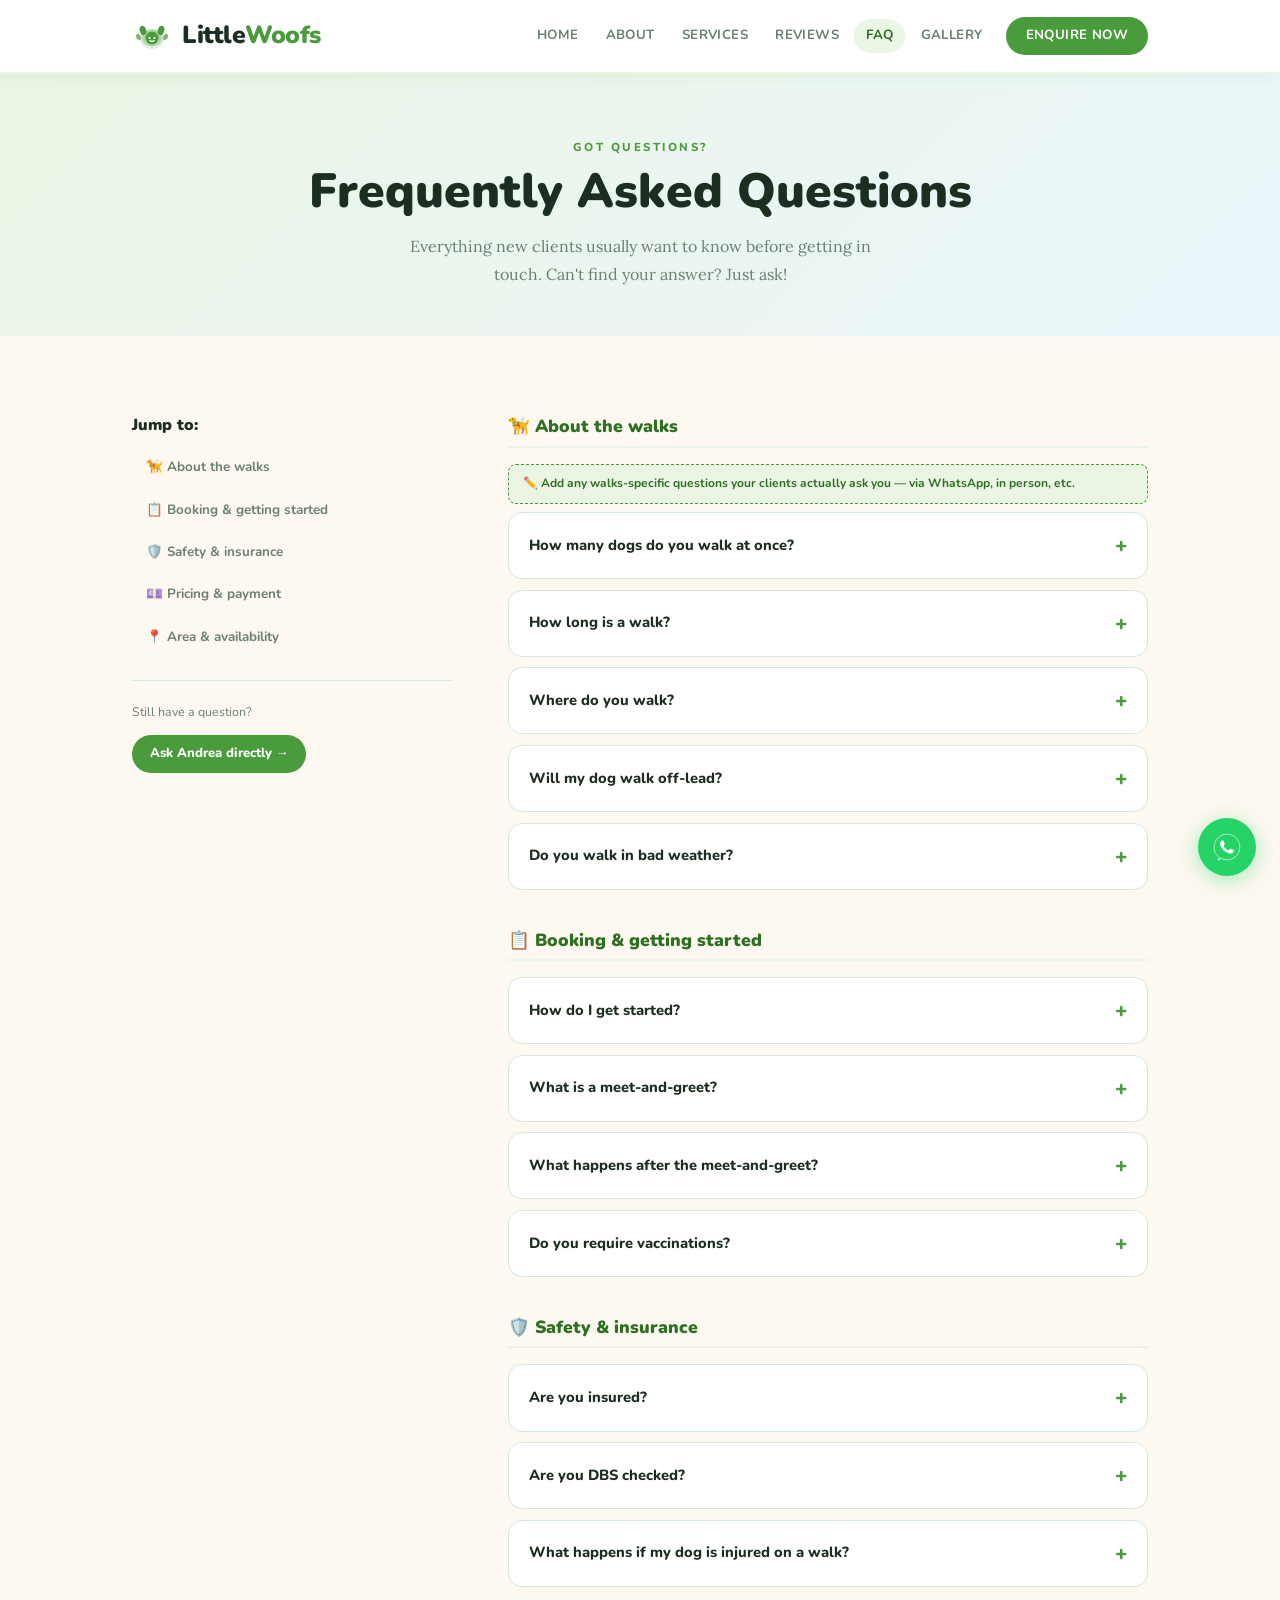
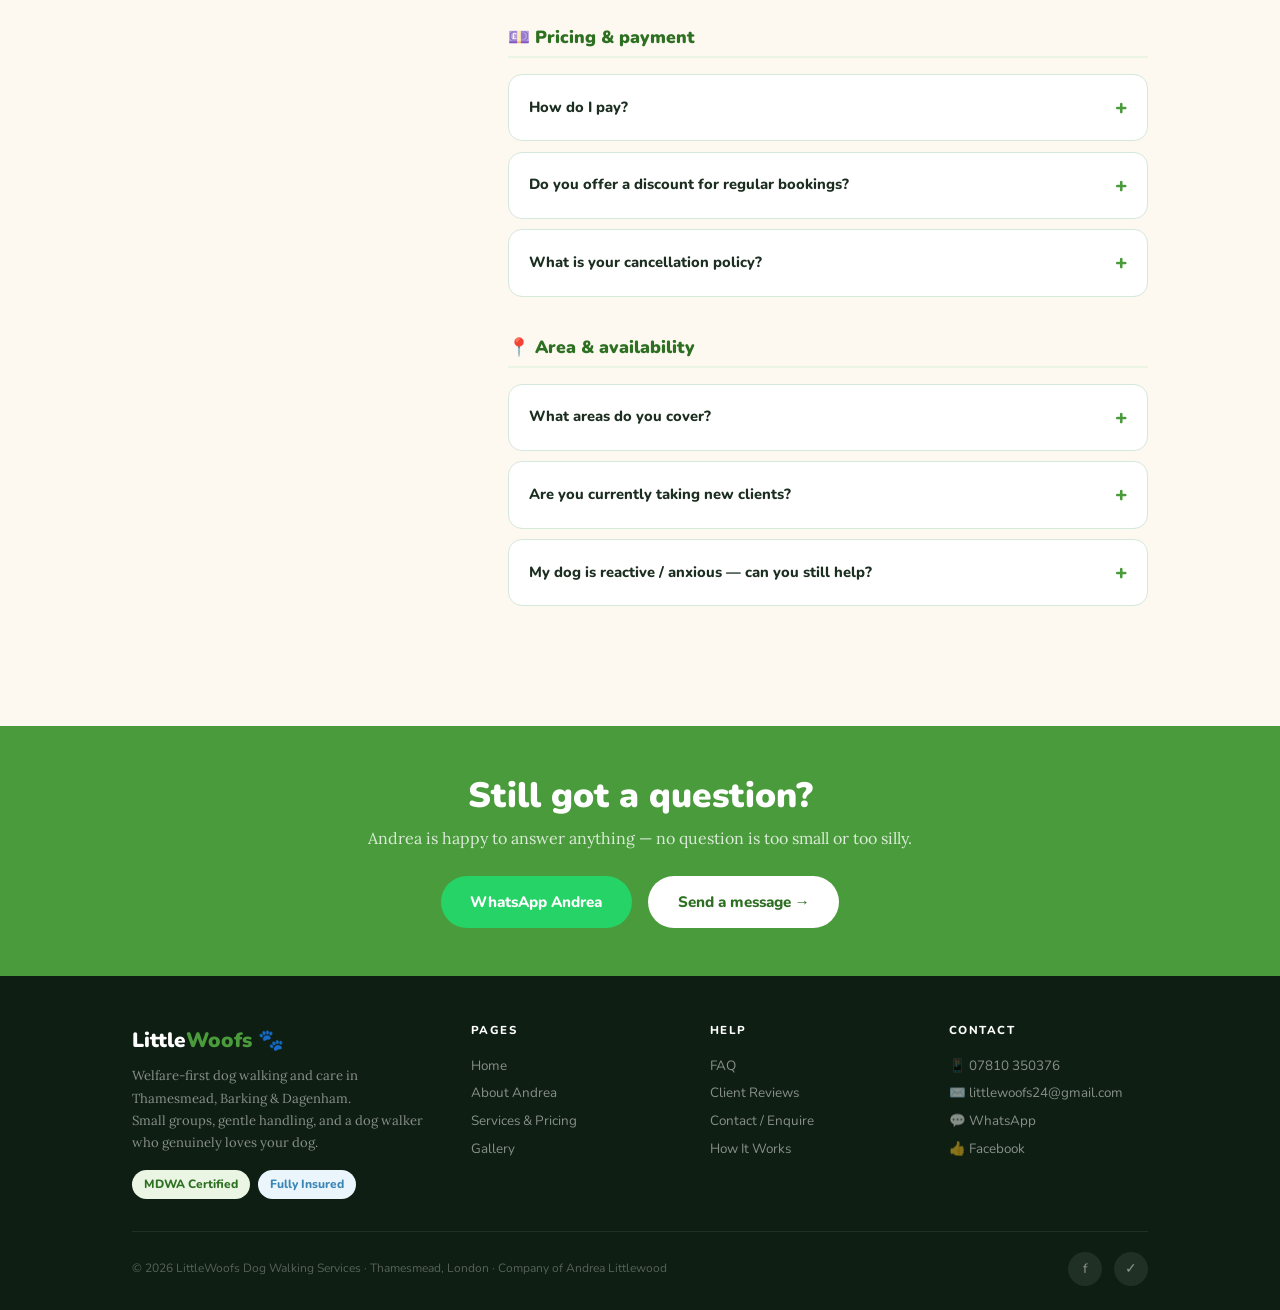
<file: faq.html>
<!DOCTYPE html>
<html lang="en">
<head>
  <meta charset="UTF-8">
  <meta name="viewport" content="width=device-width, initial-scale=1.0">
  <meta name="description" content="Frequently asked questions about LittleWoofs dog walking in Thamesmead, Barking and Dagenham.">
  <title>FAQ — LittleWoofs Dog Walking</title>
  <link rel="stylesheet" href="css/style.css">
  <style>
    .page-header { background: linear-gradient(135deg, var(--grass-light), var(--sky-light)); padding: 4rem 0 3rem; text-align: center; }
    .page-header h1 { margin-bottom: 0.75rem; }
    .faq-body { background: var(--cream); }
    .faq-layout { display: grid; grid-template-columns: 1fr 2fr; gap: 3.5rem; align-items: start; }
    .faq-sidebar { position: sticky; top: 90px; }
    .faq-sidebar h3 { font-size: 1rem; margin-bottom: 0.75rem; }
    .sidebar-cat {
      display: block; text-decoration: none; padding: 0.55rem 0.9rem;
      border-radius: var(--r-sm); font-size: 0.84rem; font-weight: 700;
      color: var(--text-muted); transition: all 0.2s; margin-bottom: 0.2rem;
    }
    .sidebar-cat:hover, .sidebar-cat.active { background: var(--grass-light); color: var(--grass-dark); }
    .faq-main {}
    .faq-category { margin-bottom: 2.5rem; }
    .faq-category h2 { font-size: 1.1rem; color: var(--grass-dark); margin-bottom: 1rem; display: flex; align-items: center; gap: 0.5rem; border-bottom: 2px solid var(--grass-light); padding-bottom: 0.5rem; }
    .faq-item { background: var(--white); border-radius: var(--r-md); margin-bottom: 0.65rem; border: 1.5px solid var(--border); overflow: hidden; }
    .faq-q { padding: 1rem 1.25rem; font-size: 0.92rem; font-weight: 800; color: var(--dark); cursor: pointer; display: flex; justify-content: space-between; align-items: center; user-select: none; transition: background 0.2s; }
    .faq-q:hover { background: var(--grass-light); }
    .faq-toggle { color: var(--grass); font-size: 1.3rem; font-weight: 900; transition: transform 0.2s; flex-shrink: 0; margin-left: 0.75rem; }
    .faq-a { padding: 0 1.25rem; max-height: 0; overflow: hidden; transition: max-height 0.35s ease, padding 0.3s; font-size: 0.88rem; color: var(--text-muted); line-height: 1.75; font-family: 'Lora', serif; }
    .faq-item.open .faq-a { max-height: 400px; padding: 0 1.25rem 1rem; }
    .faq-item.open .faq-toggle { transform: rotate(45deg); }
    .faq-add-note { background: var(--grass-light); border: 1.5px dashed var(--grass); border-radius: var(--r-sm); padding: 0.6rem 0.9rem; font-size: 0.75rem; font-weight: 700; color: var(--grass-dark); margin-bottom: 0.5rem; }
    @media (max-width: 768px) { .faq-layout { grid-template-columns: 1fr; } .faq-sidebar { position: static; } }
  </style>
</head>
<body>

<div class="page-header">
  <div class="container">
    <span class="section-label">Got questions?</span>
    <h1>Frequently Asked Questions</h1>
    <p style="font-family:'Lora',serif;color:var(--text-muted);max-width:480px;margin:0 auto;">Everything new clients usually want to know before getting in touch. Can't find your answer? Just ask!</p>
  </div>
</div>

<section class="faq-body">
  <div class="container">
    <div class="faq-layout">
      <div class="faq-sidebar">
        <h3>Jump to:</h3>
        <a href="#cat-walks"   class="sidebar-cat">🦮 About the walks</a>
        <a href="#cat-booking" class="sidebar-cat">📋 Booking &amp; getting started</a>
        <a href="#cat-safety"  class="sidebar-cat">🛡️ Safety &amp; insurance</a>
        <a href="#cat-payment" class="sidebar-cat">💷 Pricing &amp; payment</a>
        <a href="#cat-area"    class="sidebar-cat">📍 Area &amp; availability</a>
        <div style="margin-top:1.5rem;padding-top:1.25rem;border-top:1px solid var(--border);">
          <p style="font-size:0.78rem;color:var(--text-muted);margin-bottom:0.75rem;">Still have a question?</p>
          <a href="contact.html" class="btn btn-primary" style="font-size:0.82rem;padding:0.55rem 1.1rem;">Ask Andrea directly →</a>
        </div>
      </div>

      <div class="faq-main">
        <!-- ABOUT THE WALKS -->
        <div class="faq-category" id="cat-walks">
          <h2>🦮 About the walks</h2>
          <div class="faq-add-note">✏️ Add any walks-specific questions your clients actually ask you — via WhatsApp, in person, etc.</div>

          <div class="faq-item">
            <div class="faq-q" onclick="toggleFaq(this)">How many dogs do you walk at once? <span class="faq-toggle">+</span></div>
            <div class="faq-a">I keep all group walks to a strict maximum of 4 dogs. Small groups mean every dog gets proper attention, stays safe, and has a genuinely enjoyable walk — not just a chaotic outing. I'll never squeeze in an extra dog for the sake of it.</div>
          </div>
          <div class="faq-item">
            <div class="faq-q" onclick="toggleFaq(this)">How long is a walk? <span class="faq-toggle">+</span></div>
            <div class="faq-a">Group walks are approximately 60 minutes. This includes travel time from collection to the walking area and back.
              <div class="edit-note" style="margin-top:0.5rem;">✏️ Confirm your walk duration. Do you offer 45-min or 30-min options too?</div>
            </div>
          </div>
          <div class="faq-item">
            <div class="faq-q" onclick="toggleFaq(this)">Where do you walk? <span class="faq-toggle">+</span></div>
            <div class="faq-a">I use safe, familiar green spaces local to Thamesmead, Barking and Dagenham.
              <div class="edit-note" style="margin-top:0.5rem;">✏️ Name your specific routes — Thamesmead Green, Lesnes Abbey Woods, Central Park Dagenham, Barking Park? Clients love specific local details.</div>
            </div>
          </div>
          <div class="faq-item">
            <div class="faq-q" onclick="toggleFaq(this)">Will my dog walk off-lead? <span class="faq-toggle">+</span></div>
            <div class="faq-a">This depends entirely on your individual dog and their recall. I'll discuss this with you during the meet-and-greet and will never let a dog off-lead unless I'm confident it's safe to do so.
              <div class="edit-note" style="margin-top:0.5rem;">✏️ Adjust this to reflect your actual policy on off-lead walking.</div>
            </div>
          </div>
          <div class="faq-item">
            <div class="faq-q" onclick="toggleFaq(this)">Do you walk in bad weather? <span class="faq-toggle">+</span></div>
            <div class="faq-a">Yes — rain doesn't stop play! I walk in most weather conditions. However, in extreme heat I may adjust walk times to protect dogs from overheating, or shorten routes for brachycephalic breeds.
              <div class="edit-note" style="margin-top:0.5rem;">✏️ Confirm your weather policy.</div>
            </div>
          </div>
        </div>

        <!-- BOOKING -->
        <div class="faq-category" id="cat-booking">
          <h2>📋 Booking &amp; getting started</h2>
          <div class="faq-item">
            <div class="faq-q" onclick="toggleFaq(this)">How do I get started? <span class="faq-toggle">+</span></div>
            <div class="faq-a">Get in touch via WhatsApp (07810 350376), email (littlewoofs24@gmail.com), or the contact form on this website. I'll arrange a free meet-and-greet at your home, where we go through your dog's routine, health and behaviour. After that, if everyone's happy, we'll arrange a trial walk before regular bookings begin.</div>
          </div>
          <div class="faq-item">
            <div class="faq-q" onclick="toggleFaq(this)">What is a meet-and-greet? <span class="faq-toggle">+</span></div>
            <div class="faq-a">A free, no-obligation visit to your home where I come to meet you and your dog. We'll go through a short questionnaire covering your dog's routine, diet, any health conditions, emergency contacts, and their behaviour around other dogs and people. There's absolutely no pressure — it's just a chance for everyone to get comfortable before committing to anything.</div>
          </div>
          <div class="faq-item">
            <div class="faq-q" onclick="toggleFaq(this)">What happens after the meet-and-greet? <span class="faq-toggle">+</span></div>
            <div class="faq-a">If we're both happy, I'll arrange a trial walk — usually with just your dog or a very small group — before regular bookings begin. I'll also ask for a signed service agreement and arrange key handover for future collection.
              <div class="edit-note" style="margin-top:0.5rem;">✏️ Describe your exact process — do you have a printable service agreement yet?</div>
            </div>
          </div>
          <div class="faq-item">
            <div class="faq-q" onclick="toggleFaq(this)">Do you require vaccinations? <span class="faq-toggle">+</span></div>
            <div class="faq-a">Yes. For the safety of all dogs in my care, I ask that all dogs are up-to-date with their core vaccinations. I'll ask to see your dog's vaccination record during the meet-and-greet.
              <div class="edit-note" style="margin-top:0.5rem;">✏️ Do you also require flea/tick/worm treatment to be up to date? Add that here if so.</div>
            </div>
          </div>
        </div>

        <!-- SAFETY -->
        <div class="faq-category" id="cat-safety">
          <h2>🛡️ Safety &amp; insurance</h2>
          <div class="faq-item">
            <div class="faq-q" onclick="toggleFaq(this)">Are you insured? <span class="faq-toggle">+</span></div>
            <div class="faq-a">Yes. LittleWoofs carries full professional dog walking and liability insurance.
              <div class="edit-note" style="margin-top:0.5rem;">✏️ Add your insurance provider name — it's a strong trust signal. e.g. Cliverton, Protectivity, PetPlan Business.</div>
            </div>
          </div>
          <div class="faq-item">
            <div class="faq-q" onclick="toggleFaq(this)">Are you DBS checked? <span class="faq-toggle">+</span></div>
            <div class="faq-a">
              <div class="edit-note">✏️ If you have a DBS check, say yes and give details. If not, consider getting one — clients with children ask about this regularly.</div>
            </div>
          </div>
          <div class="faq-item">
            <div class="faq-q" onclick="toggleFaq(this)">What happens if my dog is injured on a walk? <span class="faq-toggle">+</span></div>
            <div class="faq-a">In the event of an injury, I will contact you immediately, administer basic first aid if needed, and take your dog to the nearest vet if required. Your emergency contact details are collected during the meet-and-greet for exactly this reason. LittleWoofs is fully insured to cover such circumstances.
              <div class="edit-note" style="margin-top:0.5rem;">✏️ Are you also trained in pet first aid? If so, add that here — it's very reassuring for owners.</div>
            </div>
          </div>
        </div>

        <!-- PAYMENT -->
        <div class="faq-category" id="cat-payment">
          <h2>💷 Pricing &amp; payment</h2>
          <div class="faq-item">
            <div class="faq-q" onclick="toggleFaq(this)">How do I pay? <span class="faq-toggle">+</span></div>
            <div class="faq-a">
              <div class="edit-note">✏️ Describe your payment method — bank transfer, cash, PayPal? Weekly in advance, or monthly? Do you use an app like Stripe or Sum Up?</div>
            </div>
          </div>
          <div class="faq-item">
            <div class="faq-q" onclick="toggleFaq(this)">Do you offer a discount for regular bookings? <span class="faq-toggle">+</span></div>
            <div class="faq-a">
              <div class="edit-note">✏️ Do you offer a bundle discount — e.g. £55 for 5 walks instead of £60? Bundles help with client retention.</div>
            </div>
          </div>
          <div class="faq-item">
            <div class="faq-q" onclick="toggleFaq(this)">What is your cancellation policy? <span class="faq-toggle">+</span></div>
            <div class="faq-a">
              <div class="edit-note">✏️ Set your cancellation policy — e.g. "24 hours notice for a full refund, less than 24 hours will be charged at 50%." Having a clear policy protects you.</div>
            </div>
          </div>
        </div>

        <!-- AREA -->
        <div class="faq-category" id="cat-area">
          <h2>📍 Area &amp; availability</h2>
          <div class="faq-item">
            <div class="faq-q" onclick="toggleFaq(this)">What areas do you cover? <span class="faq-toggle">+</span></div>
            <div class="faq-a">I currently cover Thamesmead, Barking, and Dagenham — and also Abbey Wood and Plumstead. If you're just outside these areas, get in touch and I'll do my best to accommodate you.
              <div class="edit-note" style="margin-top:0.5rem;">✏️ Add postcodes here if helpful: SE2, DA17, DA18, RM8, RM9, RM10.</div>
            </div>
          </div>
          <div class="faq-item">
            <div class="faq-q" onclick="toggleFaq(this)">Are you currently taking new clients? <span class="faq-toggle">+</span></div>
            <div class="faq-a">
              <div class="edit-note">✏️ Update this answer as your availability changes. e.g. "Yes, I have availability on Tuesday and Thursday mornings" or "I have a small waiting list — get in touch!"</div>
            </div>
          </div>
          <div class="faq-item">
            <div class="faq-q" onclick="toggleFaq(this)">My dog is reactive / anxious — can you still help? <span class="faq-toggle">+</span></div>
            <div class="faq-a">Possibly yes — it depends on your individual dog. I use positive, gentle handling only and am happy to discuss your dog's specific needs before committing. A solo walk may be more suitable than a group for some dogs. Get in touch and let's have a chat.
              <div class="edit-note" style="margin-top:0.5rem;">✏️ Adjust this to reflect your honest experience with reactive dogs.</div>
            </div>
          </div>
        </div>

      </div>
    </div>
  </div>
</section>

<section style="background:var(--grass);padding:3rem 0;text-align:center;">
  <div class="container">
    <h2 style="color:var(--white);margin-bottom:0.5rem;">Still got a question?</h2>
    <p style="color:rgba(255,255,255,0.8);font-family:'Lora',serif;margin-bottom:1.5rem;">Andrea is happy to answer anything — no question is too small or too silly.</p>
    <div style="display:flex;justify-content:center;gap:1rem;flex-wrap:wrap;">
      <a href="https://wa.me/447810350376" class="btn btn-whatsapp" target="_blank">WhatsApp Andrea</a>
      <a href="contact.html" class="btn" style="background:var(--white);color:var(--grass-dark);">Send a message →</a>
    </div>
  </div>
</section>

<script src="js/components.js"></script>
<script>
  buildPage('faq.html');
  function toggleFaq(el) {
    const item = el.parentElement;
    const isOpen = item.classList.contains('open');
    document.querySelectorAll('.faq-item.open').forEach(i => i.classList.remove('open'));
    if (!isOpen) item.classList.add('open');
  }
</script>
</body>
</html>
</file>
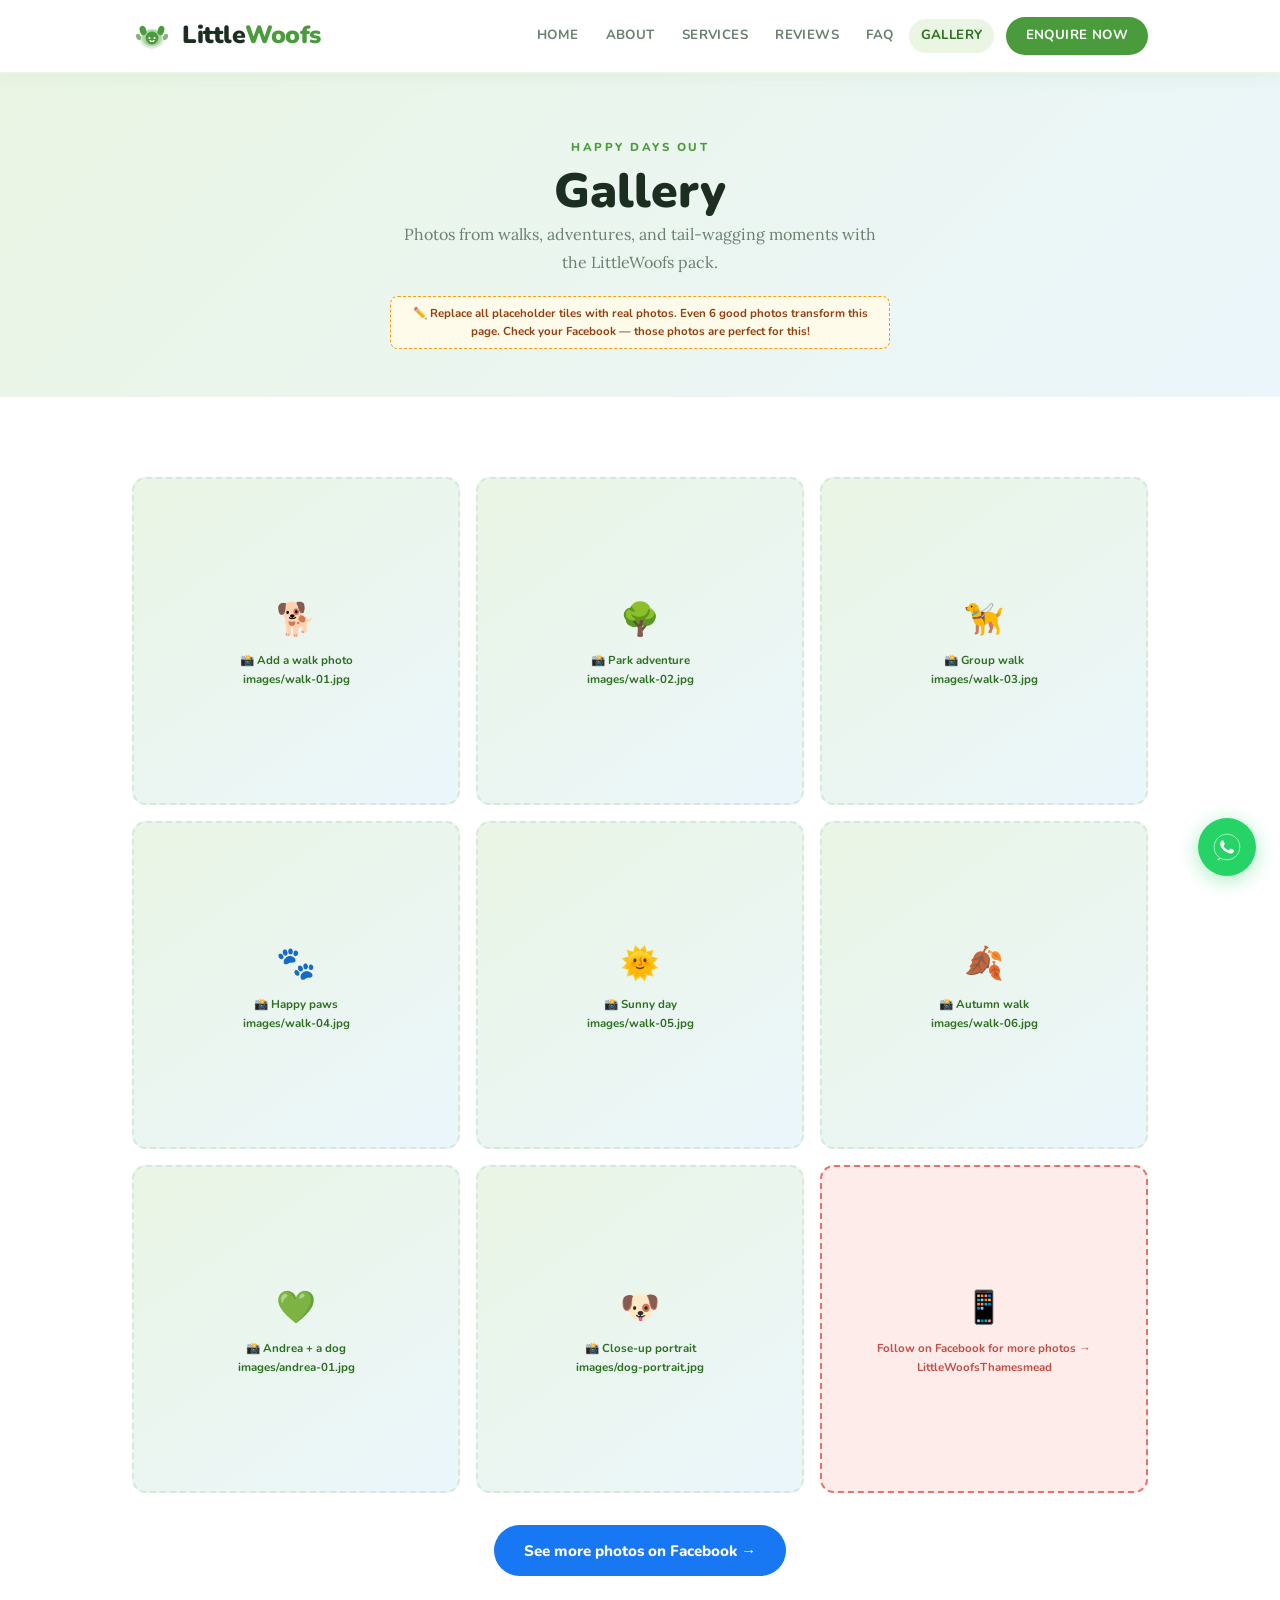
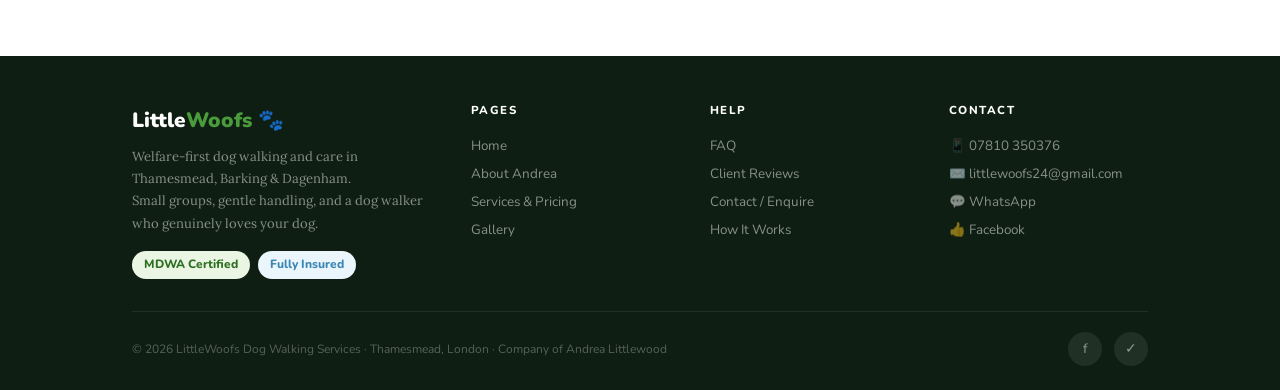
<file: gallery.html>
<!DOCTYPE html>
<html lang="en">
<head>
  <meta charset="UTF-8"><meta name="viewport" content="width=device-width, initial-scale=1.0">
  <title>Gallery — LittleWoofs Dog Walking</title>
  <link rel="stylesheet" href="css/style.css">
  <style>
    .page-header { background: linear-gradient(135deg, var(--grass-light), var(--sky-light)); padding: 4rem 0 3rem; text-align: center; }
    .gallery-section { background: var(--white); }
    .gallery-grid { display: grid; grid-template-columns: repeat(3, 1fr); gap: 1rem; }
    .gallery-tile {
      aspect-ratio: 1/1; border-radius: var(--r-md); overflow: hidden;
      background: linear-gradient(145deg, var(--grass-light), var(--sky-light));
      border: 2px dashed var(--border); display: flex; flex-direction: column;
      align-items: center; justify-content: center; gap: 0.4rem;
      font-size: 0.75rem; font-weight: 700; color: var(--grass-dark);
      text-align: center; padding: 1rem; cursor: pointer;
      transition: transform 0.2s, box-shadow 0.2s;
    }
    .gallery-tile:hover { transform: scale(1.02); box-shadow: var(--shadow-md); }
    .gallery-tile img { width: 100%; height: 100%; object-fit: cover; }
    .gallery-tile .tile-icon { font-size: 2rem; }
    .gallery-tile .tile-label { font-size: 0.72rem; color: var(--grass-dark); font-weight: 700; }
    @media (max-width: 600px) { .gallery-grid { grid-template-columns: repeat(2, 1fr); } }
  </style>
</head>
<body>
<div class="page-header">
  <div class="container">
    <span class="section-label">Happy days out</span>
    <h1>Gallery</h1>
    <p style="font-family:'Lora',serif;color:var(--text-muted);max-width:480px;margin:0 auto;">Photos from walks, adventures, and tail-wagging moments with the LittleWoofs pack.</p>
    <div class="edit-note" style="margin:1.25rem auto 0;max-width:500px;justify-content:center;">✏️ Replace all placeholder tiles with real photos. Even 6 good photos transform this page. Check your Facebook — those photos are perfect for this!</div>
  </div>
</div>
<section class="gallery-section">
  <div class="container">
    <div class="gallery-grid">
      <!-- ✏️ To add a real photo: replace the tile content with <img src="images/your-photo.jpg" alt="Description"> -->
      <div class="gallery-tile"><div class="tile-icon">🐕</div><div class="tile-label">📸 Add a walk photo<br>images/walk-01.jpg</div></div>
      <div class="gallery-tile"><div class="tile-icon">🌳</div><div class="tile-label">📸 Park adventure<br>images/walk-02.jpg</div></div>
      <div class="gallery-tile"><div class="tile-icon">🦮</div><div class="tile-label">📸 Group walk<br>images/walk-03.jpg</div></div>
      <div class="gallery-tile"><div class="tile-icon">🐾</div><div class="tile-label">📸 Happy paws<br>images/walk-04.jpg</div></div>
      <div class="gallery-tile"><div class="tile-icon">🌞</div><div class="tile-label">📸 Sunny day<br>images/walk-05.jpg</div></div>
      <div class="gallery-tile"><div class="tile-icon">🍂</div><div class="tile-label">📸 Autumn walk<br>images/walk-06.jpg</div></div>
      <div class="gallery-tile"><div class="tile-icon">💚</div><div class="tile-label">📸 Andrea + a dog<br>images/andrea-01.jpg</div></div>
      <div class="gallery-tile"><div class="tile-icon">🐶</div><div class="tile-label">📸 Close-up portrait<br>images/dog-portrait.jpg</div></div>
      <div class="gallery-tile" style="background:var(--coral-light);border-color:var(--coral);">
        <div class="tile-icon">📱</div>
        <div class="tile-label" style="color:var(--coral-dark);">Follow on Facebook for more photos → LittleWoofsThamesmead</div>
      </div>
    </div>
    <div style="text-align:center;margin-top:2rem;">
      <a href="https://www.facebook.com/LittleWoofsThamesmead/" class="btn btn-facebook" target="_blank">See more photos on Facebook →</a>
    </div>
  </div>
</section>
<script src="js/components.js"></script>
<script>buildPage('gallery.html');</script>
</body>
</html>
</file>
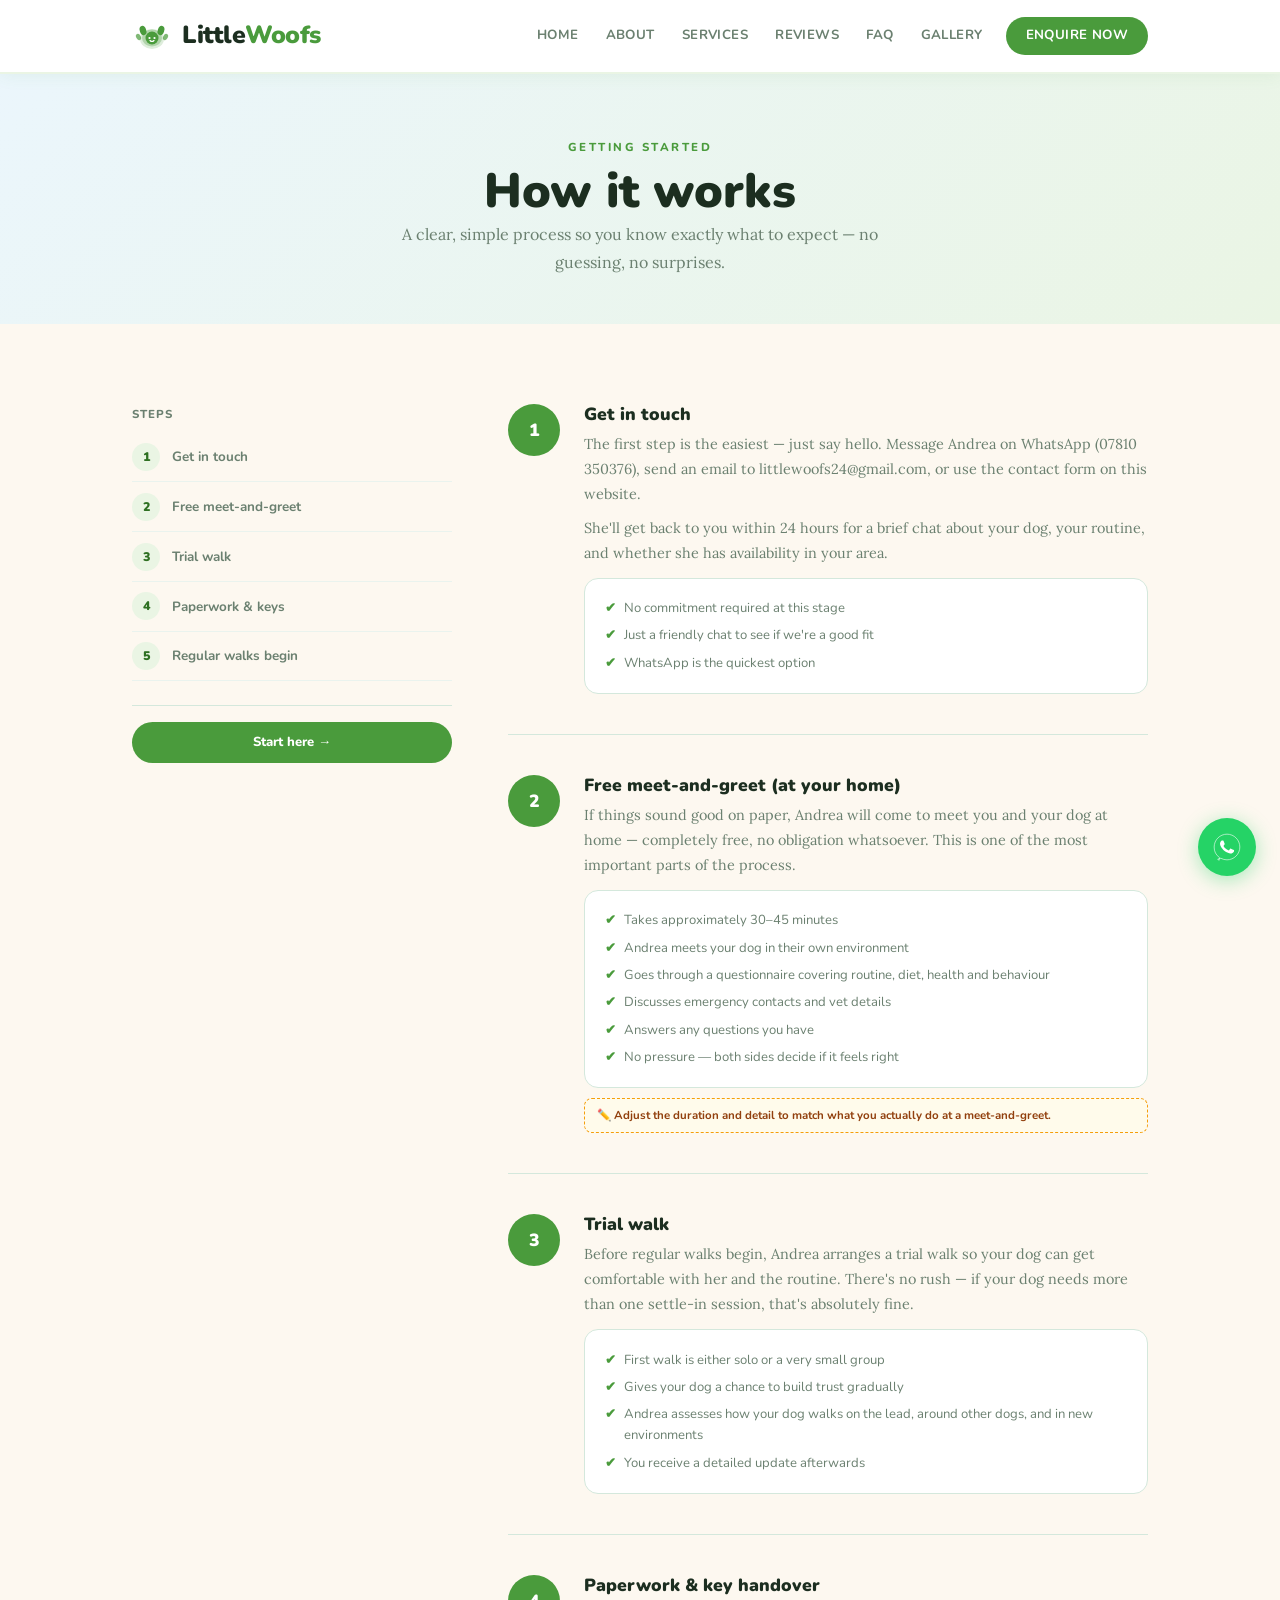
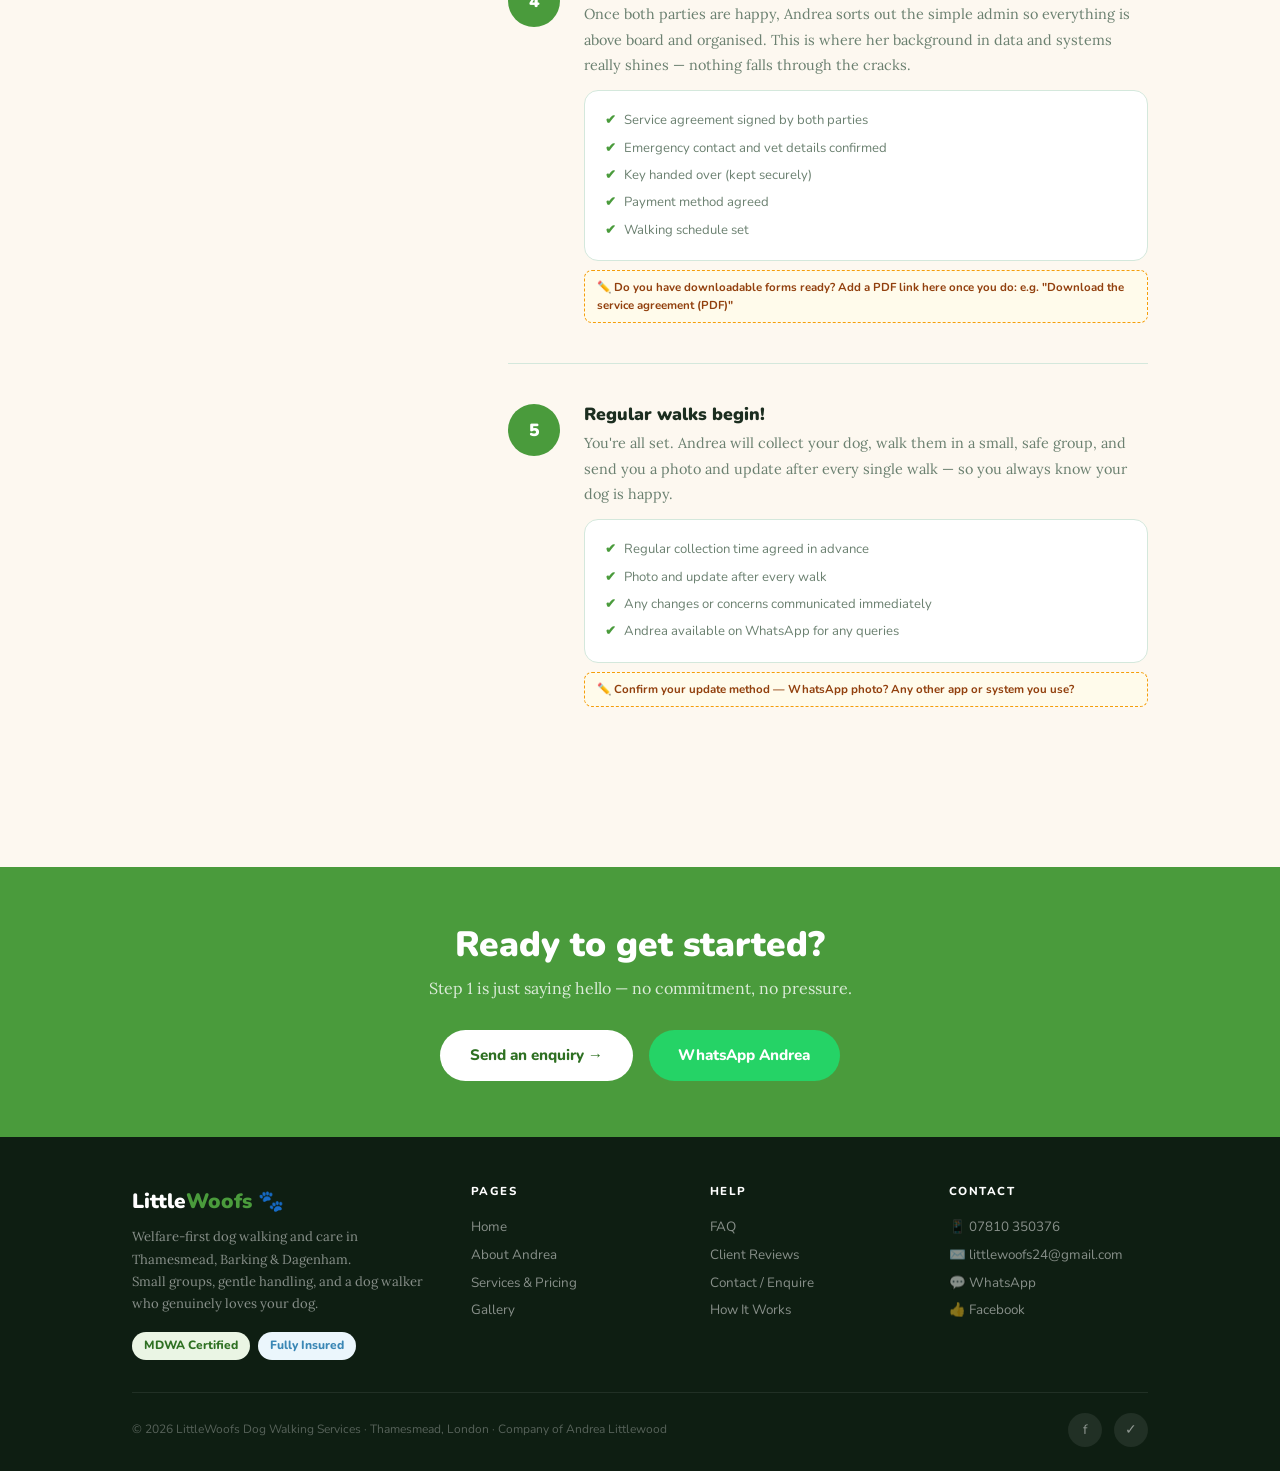
<file: onboarding.html>
<!DOCTYPE html>
<html lang="en">
<head>
  <meta charset="UTF-8"><meta name="viewport" content="width=device-width, initial-scale=1.0">
  <meta name="description" content="How to get started with LittleWoofs dog walking — the onboarding process from first contact to regular walks.">
  <title>How It Works — LittleWoofs Dog Walking</title>
  <link rel="stylesheet" href="css/style.css">
  <style>
    .page-header { background: linear-gradient(135deg, var(--sky-light), var(--grass-light)); padding: 4rem 0 3rem; text-align: center; }
    .onboarding-section { background: var(--cream); }
    .steps-layout { display: grid; grid-template-columns: 1fr 2fr; gap: 3.5rem; }
    .steps-nav { position: sticky; top: 90px; }
    .step-nav-item {
      display: flex; align-items: center; gap: 0.75rem;
      padding: 0.65rem 0; border-bottom: 1px solid var(--border-light);
      font-size: 0.84rem; font-weight: 700; color: var(--text-muted);
      text-decoration: none; transition: color 0.2s;
    }
    .step-nav-item:hover { color: var(--grass-dark); }
    .step-num-small {
      width: 28px; height: 28px; border-radius: 50%; background: var(--grass-light);
      color: var(--grass-dark); font-size: 0.78rem; font-weight: 900;
      display: flex; align-items: center; justify-content: center; flex-shrink: 0;
    }
    .steps-main {}
    .step-block {
      display: flex; gap: 1.5rem; align-items: flex-start; margin-bottom: 2.5rem;
      padding-bottom: 2.5rem; border-bottom: 1px solid var(--border);
    }
    .step-block:last-child { border-bottom: none; }
    .step-circle {
      width: 52px; height: 52px; border-radius: 50%; background: var(--grass);
      color: var(--white); font-weight: 900; font-size: 1.1rem;
      display: flex; align-items: center; justify-content: center; flex-shrink: 0;
    }
    .step-content h3 { font-size: 1.1rem; margin-bottom: 0.4rem; }
    .step-content p  { font-size: 0.9rem; line-height: 1.75; font-family: 'Lora', serif; margin-bottom: 0.5rem; }
    .step-detail {
      background: var(--white); border-radius: var(--r-md); padding: 1rem 1.25rem;
      border: 1.5px solid var(--border); margin-top: 0.75rem;
      font-size: 0.82rem; color: var(--text-muted);
    }
    .step-detail ul { list-style: none; }
    .step-detail li { padding: 0.2rem 0; display: flex; align-items: flex-start; gap: 0.5rem; }
    .step-detail li::before { content: "✔"; color: var(--grass); font-weight: 900; flex-shrink: 0; }
    @media (max-width: 768px) { .steps-layout { grid-template-columns: 1fr; } .steps-nav { position: static; } }
  </style>
</head>
<body>
<div class="page-header">
  <div class="container">
    <span class="section-label">Getting started</span>
    <h1>How it works</h1>
    <p style="font-family:'Lora',serif;color:var(--text-muted);max-width:500px;margin:0 auto;">A clear, simple process so you know exactly what to expect — no guessing, no surprises.</p>
  </div>
</div>

<section class="onboarding-section">
  <div class="container">
    <div class="steps-layout">
      <div class="steps-nav">
        <p style="font-size:0.72rem;font-weight:800;text-transform:uppercase;letter-spacing:1px;color:var(--text-muted);margin-bottom:0.5rem;">Steps</p>
        <a class="step-nav-item" href="#step1"><div class="step-num-small">1</div> Get in touch</a>
        <a class="step-nav-item" href="#step2"><div class="step-num-small">2</div> Free meet-and-greet</a>
        <a class="step-nav-item" href="#step3"><div class="step-num-small">3</div> Trial walk</a>
        <a class="step-nav-item" href="#step4"><div class="step-num-small">4</div> Paperwork &amp; keys</a>
        <a class="step-nav-item" href="#step5"><div class="step-num-small">5</div> Regular walks begin</a>
        <div style="margin-top:1.5rem;padding-top:1rem;border-top:1px solid var(--border);">
          <a href="contact.html" class="btn btn-primary" style="font-size:0.82rem;padding:0.6rem 1.2rem;display:flex;justify-content:center;">Start here →</a>
        </div>
      </div>

      <div class="steps-main">
        <div class="step-block" id="step1">
          <div class="step-circle">1</div>
          <div class="step-content">
            <h3>Get in touch</h3>
            <p>The first step is the easiest — just say hello. Message Andrea on WhatsApp (07810 350376), send an email to littlewoofs24@gmail.com, or use the contact form on this website.</p>
            <p>She'll get back to you within 24 hours for a brief chat about your dog, your routine, and whether she has availability in your area.</p>
            <div class="step-detail">
              <ul>
                <li>No commitment required at this stage</li>
                <li>Just a friendly chat to see if we're a good fit</li>
                <li>WhatsApp is the quickest option</li>
              </ul>
            </div>
          </div>
        </div>

        <div class="step-block" id="step2">
          <div class="step-circle">2</div>
          <div class="step-content">
            <h3>Free meet-and-greet (at your home)</h3>
            <p>If things sound good on paper, Andrea will come to meet you and your dog at home — completely free, no obligation whatsoever. This is one of the most important parts of the process.</p>
            <div class="step-detail">
              <ul>
                <li>Takes approximately 30–45 minutes</li>
                <li>Andrea meets your dog in their own environment</li>
                <li>Goes through a questionnaire covering routine, diet, health and behaviour</li>
                <li>Discusses emergency contacts and vet details</li>
                <li>Answers any questions you have</li>
                <li>No pressure — both sides decide if it feels right</li>
              </ul>
            </div>
            <div class="edit-note">✏️ Adjust the duration and detail to match what you actually do at a meet-and-greet.</div>
          </div>
        </div>

        <div class="step-block" id="step3">
          <div class="step-circle">3</div>
          <div class="step-content">
            <h3>Trial walk</h3>
            <p>Before regular walks begin, Andrea arranges a trial walk so your dog can get comfortable with her and the routine. There's no rush — if your dog needs more than one settle-in session, that's absolutely fine.</p>
            <div class="step-detail">
              <ul>
                <li>First walk is either solo or a very small group</li>
                <li>Gives your dog a chance to build trust gradually</li>
                <li>Andrea assesses how your dog walks on the lead, around other dogs, and in new environments</li>
                <li>You receive a detailed update afterwards</li>
              </ul>
            </div>
          </div>
        </div>

        <div class="step-block" id="step4">
          <div class="step-circle">4</div>
          <div class="step-content">
            <h3>Paperwork &amp; key handover</h3>
            <p>Once both parties are happy, Andrea sorts out the simple admin so everything is above board and organised. This is where her background in data and systems really shines — nothing falls through the cracks.</p>
            <div class="step-detail">
              <ul>
                <li>Service agreement signed by both parties</li>
                <li>Emergency contact and vet details confirmed</li>
                <li>Key handed over (kept securely)</li>
                <li>Payment method agreed</li>
                <li>Walking schedule set</li>
              </ul>
            </div>
            <div class="edit-note">✏️ Do you have downloadable forms ready? Add a PDF link here once you do: e.g. "Download the service agreement (PDF)"</div>
          </div>
        </div>

        <div class="step-block" id="step5">
          <div class="step-circle">5</div>
          <div class="step-content">
            <h3>Regular walks begin!</h3>
            <p>You're all set. Andrea will collect your dog, walk them in a small, safe group, and send you a photo and update after every single walk — so you always know your dog is happy.</p>
            <div class="step-detail">
              <ul>
                <li>Regular collection time agreed in advance</li>
                <li>Photo and update after every walk</li>
                <li>Any changes or concerns communicated immediately</li>
                <li>Andrea available on WhatsApp for any queries</li>
              </ul>
            </div>
            <div class="edit-note">✏️ Confirm your update method — WhatsApp photo? Any other app or system you use?</div>
          </div>
        </div>
      </div>
    </div>
  </div>
</section>

<section style="background:var(--grass);padding:3.5rem 0;text-align:center;">
  <div class="container">
    <h2 style="color:var(--white);margin-bottom:0.5rem;">Ready to get started?</h2>
    <p style="color:rgba(255,255,255,0.8);font-family:'Lora',serif;margin-bottom:1.75rem;">Step 1 is just saying hello — no commitment, no pressure.</p>
    <div style="display:flex;justify-content:center;gap:1rem;flex-wrap:wrap;">
      <a href="contact.html" class="btn" style="background:var(--white);color:var(--grass-dark);">Send an enquiry →</a>
      <a href="https://wa.me/447810350376" class="btn btn-whatsapp" target="_blank">WhatsApp Andrea</a>
    </div>
  </div>
</section>

<script src="js/components.js"></script>
<script>buildPage('onboarding.html');</script>
</body>
</html>
</file>
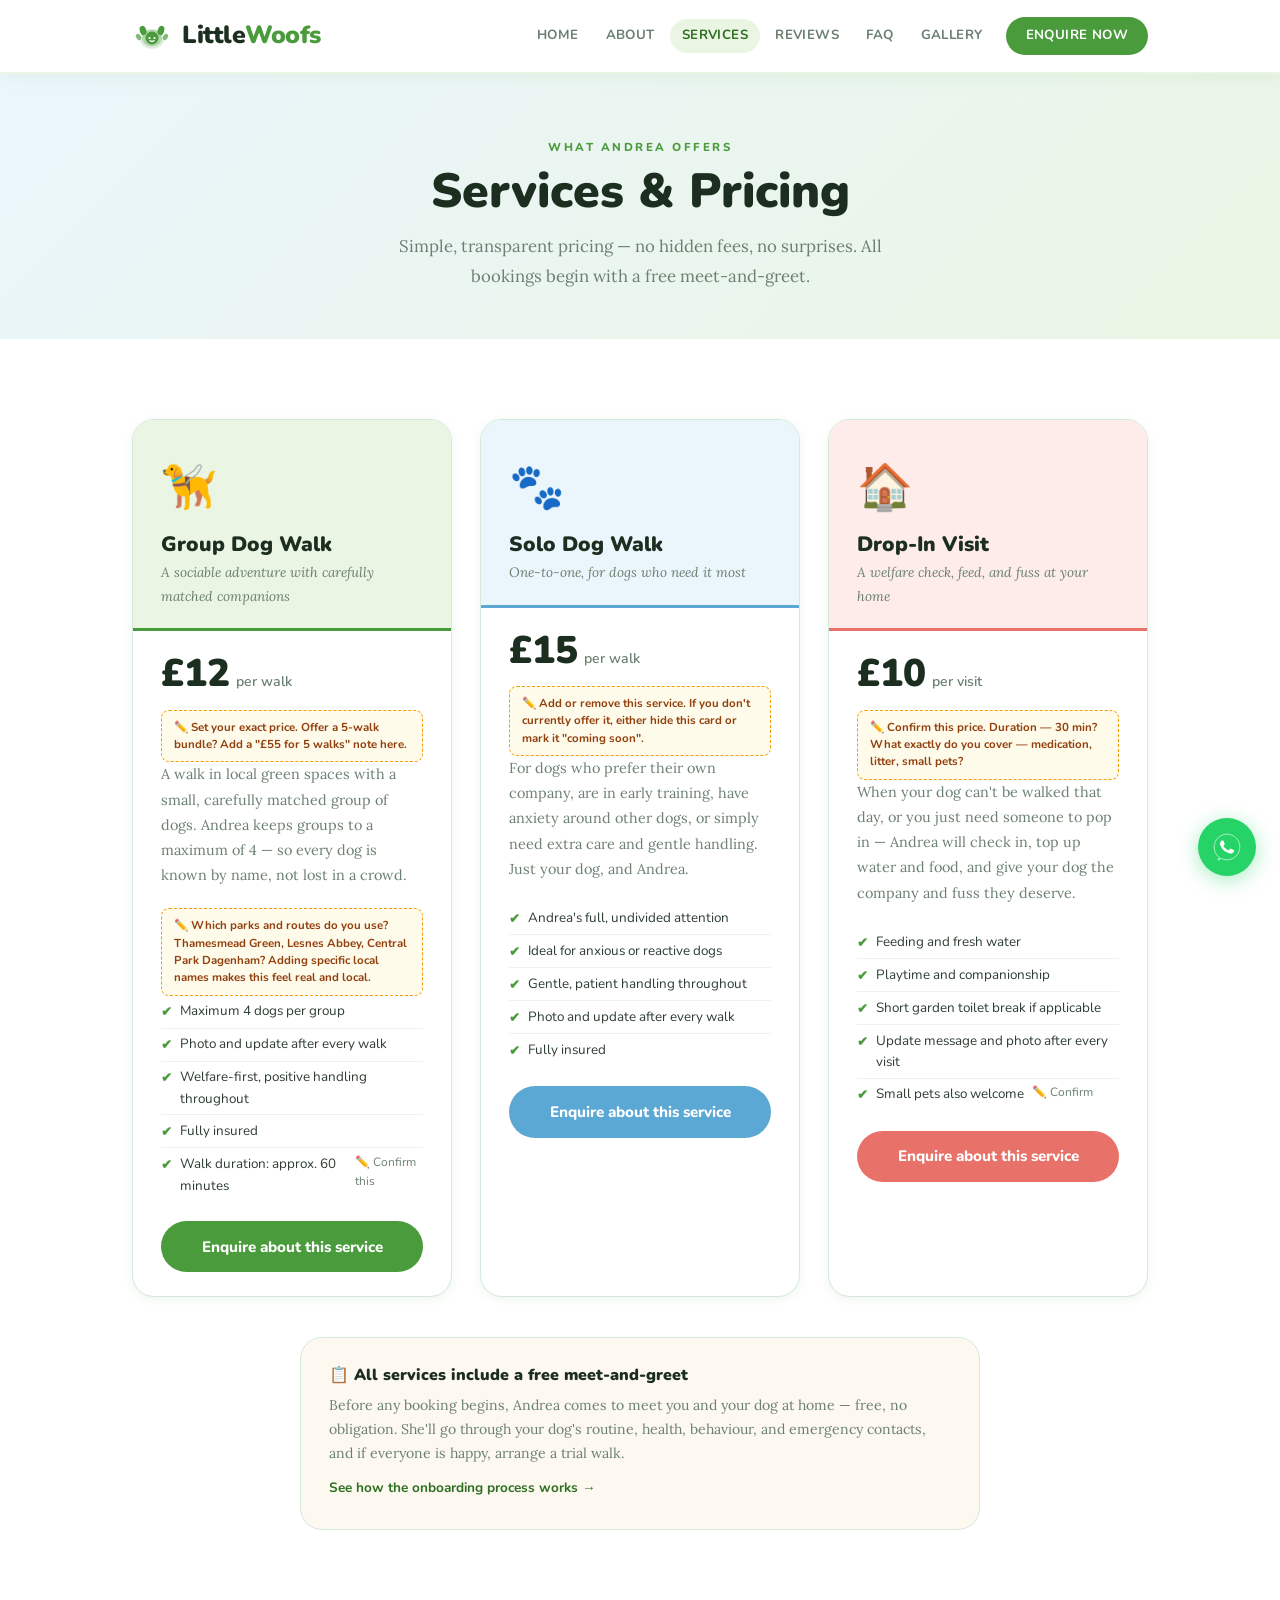
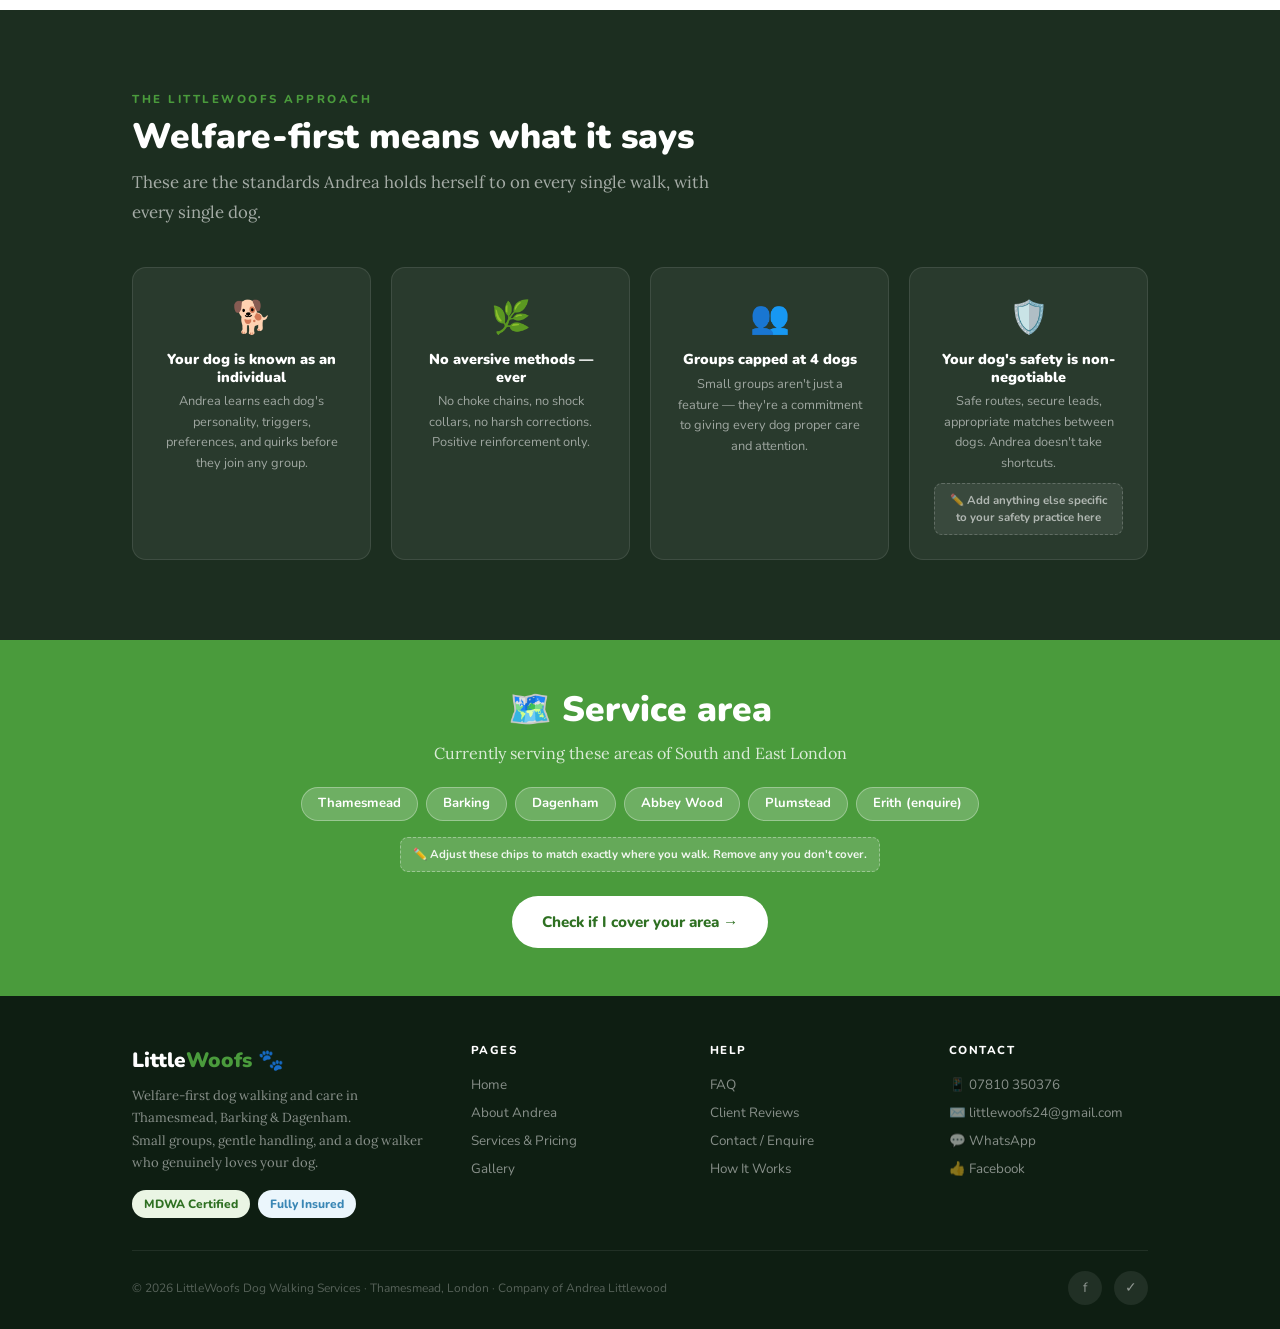
<file: services.html>
<!DOCTYPE html>
<html lang="en">
<head>
  <meta charset="UTF-8">
  <meta name="viewport" content="width=device-width, initial-scale=1.0">
  <meta name="description" content="LittleWoofs dog walking services and pricing in Thamesmead, Barking & Dagenham. Group walks, solo walks, and drop-in visits. MDWA certified.">
  <title>Services &amp; Pricing — LittleWoofs Dog Walking</title>
  <link rel="stylesheet" href="css/style.css">
  <style>
    .page-header {
      background: linear-gradient(135deg, var(--sky-light) 0%, var(--grass-light) 100%);
      padding: 4rem 0 3rem; text-align: center;
    }
    .page-header h1 { margin-bottom: 0.75rem; }
    .page-header p  { max-width: 520px; margin: 0 auto; font-family: 'Lora', serif; font-size: 1.05rem; }

    /* SERVICE CARDS */
    .services-section { background: var(--white); }
    .services-grid { display: grid; grid-template-columns: repeat(auto-fit, minmax(300px, 1fr)); gap: 1.75rem; }
    .service-card {
      background: var(--white); border: 1.5px solid var(--border);
      border-radius: var(--r-lg); overflow: hidden;
      box-shadow: var(--shadow-sm); transition: transform 0.2s, box-shadow 0.2s;
    }
    .service-card:hover { transform: translateY(-4px); box-shadow: var(--shadow-lg); }
    .sc-header {
      padding: 2rem 1.75rem 1.25rem;
    }
    .sc-header.grass { background: var(--grass-light); border-bottom: 3px solid var(--grass); }
    .sc-header.sky   { background: var(--sky-light);   border-bottom: 3px solid var(--sky); }
    .sc-header.coral { background: var(--coral-light); border-bottom: 3px solid var(--coral); }
    .sc-icon { font-size: 2.8rem; margin-bottom: 0.5rem; display: block; }
    .sc-header h2 { font-size: 1.3rem; margin-bottom: 0.25rem; }
    .sc-tagline { font-size: 0.85rem; color: var(--text-muted); font-family: 'Lora', serif; font-style: italic; }
    .sc-body { padding: 1.5rem 1.75rem; }
    .sc-price-row { display: flex; align-items: baseline; gap: 6px; margin-bottom: 1rem; }
    .sc-price { font-size: 2.4rem; font-weight: 900; color: var(--dark); line-height: 1; }
    .sc-per { font-size: 0.88rem; color: var(--text-muted); font-weight: 600; }
    .sc-desc { font-size: 0.9rem; font-family: 'Lora', serif; line-height: 1.75; color: var(--text-muted); margin-bottom: 1.25rem; }
    .sc-includes { list-style: none; margin-bottom: 1.25rem; }
    .sc-includes li {
      display: flex; align-items: flex-start; gap: 0.5rem;
      font-size: 0.84rem; padding: 0.3rem 0; color: var(--text);
      border-bottom: 1px solid var(--border-light);
    }
    .sc-includes li:last-child { border-bottom: none; }
    .sc-check { color: var(--grass); font-weight: 900; flex-shrink: 0; margin-top: 1px; }

    /* WELFARE APPROACH */
    .welfare-section { background: var(--dark); color: var(--white); }
    .welfare-section .section-label { color: var(--grass); }
    .welfare-section .section-title { color: var(--white); }
    .welfare-section .section-sub { color: rgba(255,255,255,0.6); }
    .welfare-grid { display: grid; grid-template-columns: repeat(auto-fit, minmax(200px, 1fr)); gap: 1.25rem; }
    .welfare-card {
      background: rgba(255,255,255,0.06); border: 1px solid rgba(255,255,255,0.1);
      border-radius: var(--r-md); padding: 1.5rem; text-align: center;
    }
    .welfare-icon { font-size: 2rem; margin-bottom: 0.5rem; }
    .welfare-card h4 { font-size: 0.9rem; color: var(--white); margin-bottom: 0.35rem; }
    .welfare-card p  { font-size: 0.8rem; color: rgba(255,255,255,0.55); line-height: 1.6; }

    /* AREA */
    .area-section { background: var(--grass); padding: 3rem 0; }
    .area-inner { text-align: center; }
    .area-inner h2 { color: var(--white); margin-bottom: 0.5rem; }
    .area-inner p  { color: rgba(255,255,255,0.8); font-family: 'Lora', serif; margin-bottom: 1.25rem; }
    .area-chips { display: flex; justify-content: center; gap: 0.5rem; flex-wrap: wrap; }
    .area-chip {
      background: rgba(255,255,255,0.2); border: 1px solid rgba(255,255,255,0.3);
      color: var(--white); padding: 0.35rem 1rem; border-radius: var(--r-pill);
      font-size: 0.82rem; font-weight: 700;
    }
  </style>
</head>
<body>

<div class="page-header">
  <div class="container">
    <span class="section-label">What Andrea offers</span>
    <h1>Services &amp; Pricing</h1>
    <p>Simple, transparent pricing — no hidden fees, no surprises. All bookings begin with a free meet-and-greet.</p>
  </div>
</div>

<!-- SERVICE CARDS -->
<section class="services-section" aria-labelledby="services-h">
  <div class="container">
    <div class="services-grid">

      <!-- GROUP WALK -->
      <div class="service-card">
        <div class="sc-header grass">
          <span class="sc-icon">🦮</span>
          <h2>Group Dog Walk</h2>
          <p class="sc-tagline">A sociable adventure with carefully matched companions</p>
        </div>
        <div class="sc-body">
          <div class="sc-price-row">
            <span class="sc-price">£12</span>
            <span class="sc-per">per walk</span>
          </div>
          <div class="edit-note">✏️ Set your exact price. Offer a 5-walk bundle? Add a "£55 for 5 walks" note here.</div>
          <p class="sc-desc">A walk in local green spaces with a small, carefully matched group of dogs. Andrea keeps groups to a maximum of 4 — so every dog is known by name, not lost in a crowd.</p>
          <div class="edit-note">✏️ Which parks and routes do you use? Thamesmead Green, Lesnes Abbey, Central Park Dagenham? Adding specific local names makes this feel real and local.</div>
          <ul class="sc-includes">
            <li><span class="sc-check">✔</span> Maximum 4 dogs per group</li>
            <li><span class="sc-check">✔</span> Photo and update after every walk</li>
            <li><span class="sc-check">✔</span> Welfare-first, positive handling throughout</li>
            <li><span class="sc-check">✔</span> Fully insured</li>
            <li><span class="sc-check">✔</span> Walk duration: approx. 60 minutes <span style="font-size:0.75rem;color:var(--text-muted)">✏️ Confirm this</span></li>
          </ul>
          <a href="contact.html" class="btn btn-primary" style="width:100%;justify-content:center;">Enquire about this service</a>
        </div>
      </div>

      <!-- SOLO WALK -->
      <div class="service-card">
        <div class="sc-header sky">
          <span class="sc-icon">🐾</span>
          <h2>Solo Dog Walk</h2>
          <p class="sc-tagline">One-to-one, for dogs who need it most</p>
        </div>
        <div class="sc-body">
          <div class="sc-price-row">
            <span class="sc-price">£15</span>
            <span class="sc-per">per walk</span>
          </div>
          <div class="edit-note">✏️ Add or remove this service. If you don't currently offer it, either hide this card or mark it "coming soon".</div>
          <p class="sc-desc">For dogs who prefer their own company, are in early training, have anxiety around other dogs, or simply need extra care and gentle handling. Just your dog, and Andrea.</p>
          <ul class="sc-includes">
            <li><span class="sc-check">✔</span> Andrea's full, undivided attention</li>
            <li><span class="sc-check">✔</span> Ideal for anxious or reactive dogs</li>
            <li><span class="sc-check">✔</span> Gentle, patient handling throughout</li>
            <li><span class="sc-check">✔</span> Photo and update after every walk</li>
            <li><span class="sc-check">✔</span> Fully insured</li>
          </ul>
          <a href="contact.html" class="btn btn-sky" style="width:100%;justify-content:center;">Enquire about this service</a>
        </div>
      </div>

      <!-- DROP-IN -->
      <div class="service-card">
        <div class="sc-header coral">
          <span class="sc-icon">🏠</span>
          <h2>Drop-In Visit</h2>
          <p class="sc-tagline">A welfare check, feed, and fuss at your home</p>
        </div>
        <div class="sc-body">
          <div class="sc-price-row">
            <span class="sc-price">£10</span>
            <span class="sc-per">per visit</span>
          </div>
          <div class="edit-note">✏️ Confirm this price. Duration — 30 min? What exactly do you cover — medication, litter, small pets?</div>
          <p class="sc-desc">When your dog can't be walked that day, or you just need someone to pop in — Andrea will check in, top up water and food, and give your dog the company and fuss they deserve.</p>
          <ul class="sc-includes">
            <li><span class="sc-check">✔</span> Feeding and fresh water</li>
            <li><span class="sc-check">✔</span> Playtime and companionship</li>
            <li><span class="sc-check">✔</span> Short garden toilet break if applicable</li>
            <li><span class="sc-check">✔</span> Update message and photo after every visit</li>
            <li><span class="sc-check">✔</span> Small pets also welcome <span style="font-size:0.75rem;color:var(--text-muted)">✏️ Confirm</span></li>
          </ul>
          <a href="contact.html" class="btn btn-coral" style="width:100%;justify-content:center;">Enquire about this service</a>
        </div>
      </div>

    </div>

    <div style="margin-top:2.5rem; background:var(--cream); border-radius:var(--r-lg); padding:1.75rem; border:1.5px solid var(--border); max-width:680px; margin-left:auto; margin-right:auto;">
      <h3 style="font-size:1rem;margin-bottom:0.5rem;">📋 All services include a free meet-and-greet</h3>
      <p style="font-size:0.88rem;line-height:1.7;font-family:'Lora',serif;">Before any booking begins, Andrea comes to meet you and your dog at home — free, no obligation. She'll go through your dog's routine, health, behaviour, and emergency contacts, and if everyone is happy, arrange a trial walk.</p>
      <a href="onboarding.html" style="display:inline-block;margin-top:0.75rem;font-size:0.85rem;color:var(--grass-dark);font-weight:700;text-decoration:none;">See how the onboarding process works →</a>
    </div>
  </div>
</section>

<!-- WELFARE APPROACH -->
<section class="welfare-section" aria-labelledby="welfare-h">
  <div class="container">
    <span class="section-label">The LittleWoofs approach</span>
    <h2 class="section-title" id="welfare-h">Welfare-first means what it says</h2>
    <p class="section-sub">These are the standards Andrea holds herself to on every single walk, with every single dog.</p>
    <div class="welfare-grid">
      <div class="welfare-card">
        <div class="welfare-icon">🐕</div>
        <h4>Your dog is known as an individual</h4>
        <p>Andrea learns each dog's personality, triggers, preferences, and quirks before they join any group.</p>
      </div>
      <div class="welfare-card">
        <div class="welfare-icon">🌿</div>
        <h4>No aversive methods — ever</h4>
        <p>No choke chains, no shock collars, no harsh corrections. Positive reinforcement only.</p>
      </div>
      <div class="welfare-card">
        <div class="welfare-icon">👥</div>
        <h4>Groups capped at 4 dogs</h4>
        <p>Small groups aren't just a feature — they're a commitment to giving every dog proper care and attention.</p>
      </div>
      <div class="welfare-card">
        <div class="welfare-icon">🛡️</div>
        <h4>Your dog's safety is non-negotiable</h4>
        <p>Safe routes, secure leads, appropriate matches between dogs. Andrea doesn't take shortcuts.</p>
        <div class="edit-note" style="background:rgba(255,255,255,0.08);border-color:rgba(255,255,255,0.2);color:rgba(255,255,255,0.6);">✏️ Add anything else specific to your safety practice here</div>
      </div>
    </div>
  </div>
</section>

<!-- SERVICE AREA -->
<section class="area-section" aria-labelledby="area-h">
  <div class="area-inner container">
    <h2 id="area-h">🗺️ Service area</h2>
    <p>Currently serving these areas of South and East London</p>
    <div class="area-chips">
      <span class="area-chip">Thamesmead</span>
      <span class="area-chip">Barking</span>
      <span class="area-chip">Dagenham</span>
      <span class="area-chip">Abbey Wood</span>
      <span class="area-chip">Plumstead</span>
      <span class="area-chip">Erith (enquire)</span>
    </div>
    <div class="edit-note" style="background:rgba(255,255,255,0.15);border-color:rgba(255,255,255,0.35);color:rgba(255,255,255,0.9);margin-top:1rem;display:inline-flex;">
      ✏️ Adjust these chips to match exactly where you walk. Remove any you don't cover.
    </div>
    <div style="margin-top:1.5rem;">
      <a href="contact.html" class="btn" style="background:var(--white);color:var(--grass-dark);">Check if I cover your area →</a>
    </div>
  </div>
</section>

<script src="js/components.js"></script>
<script>buildPage('services.html');</script>
</body>
</html>
</file>
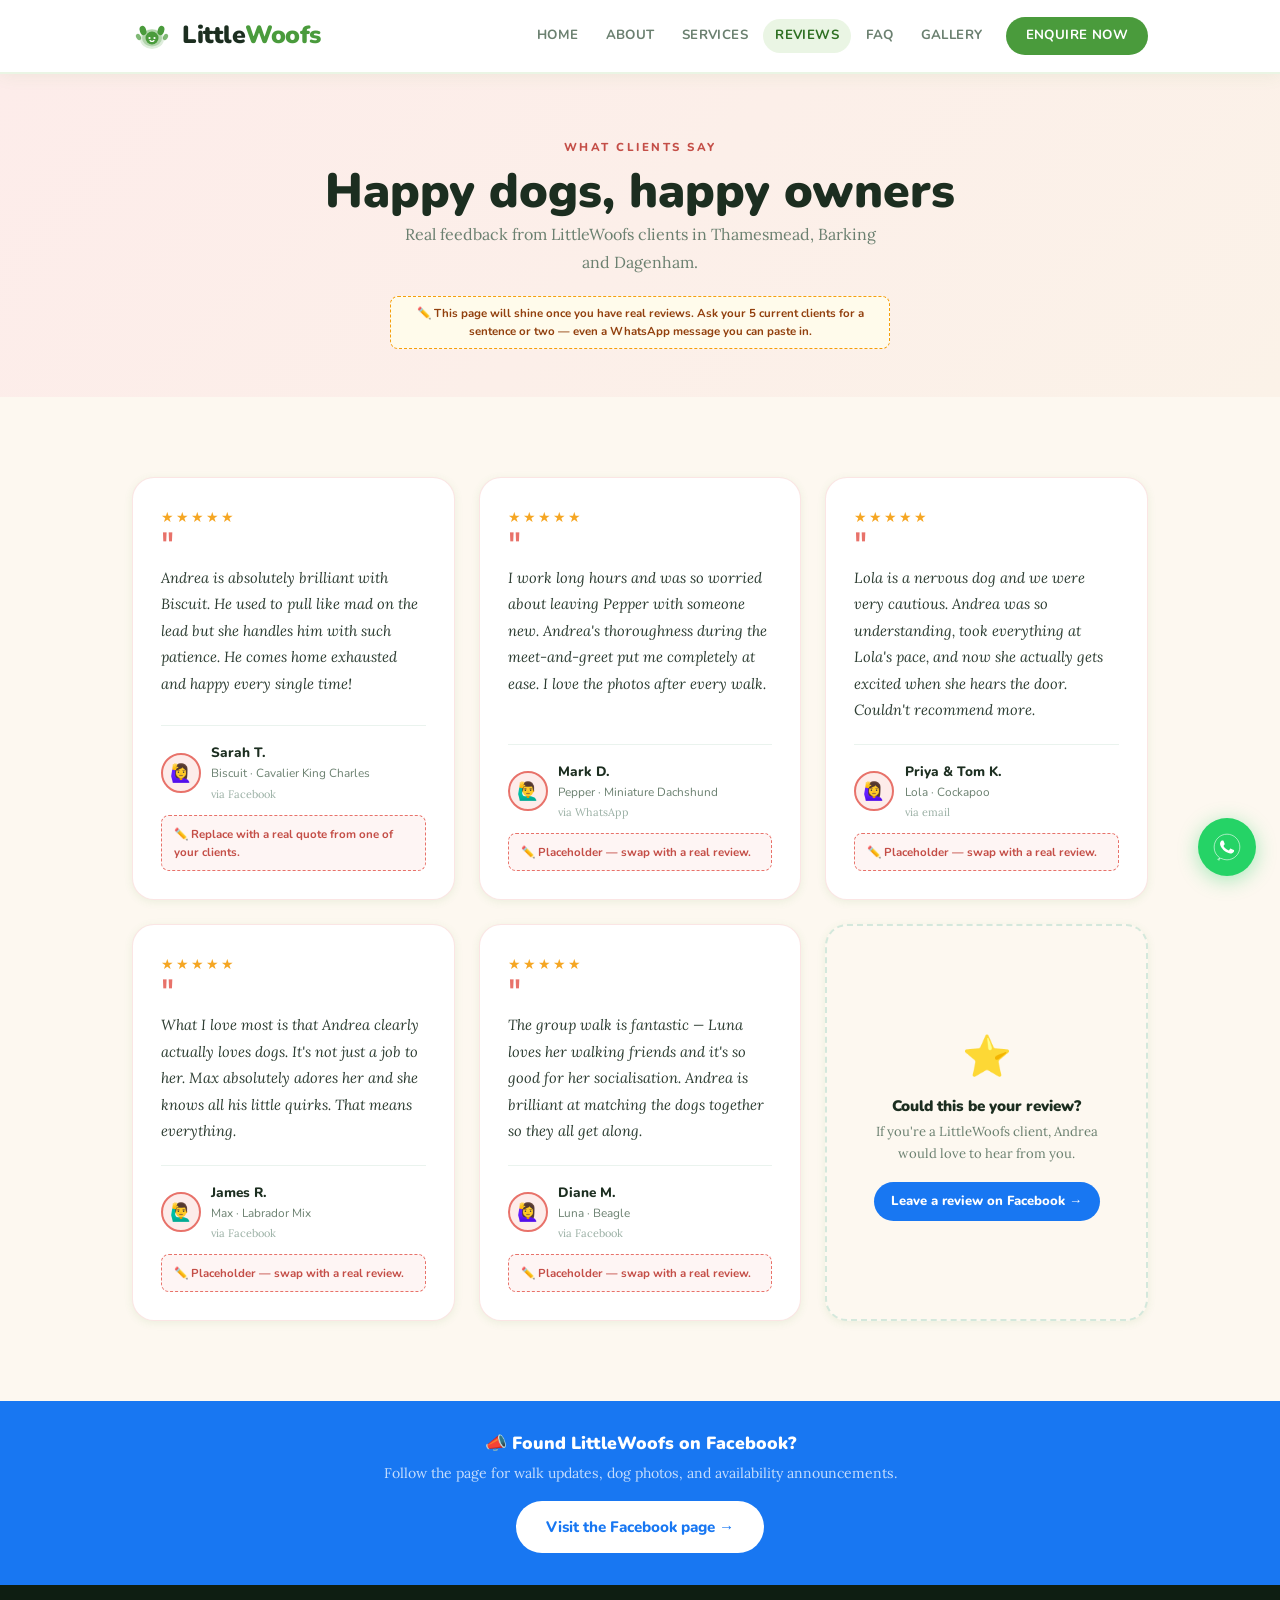
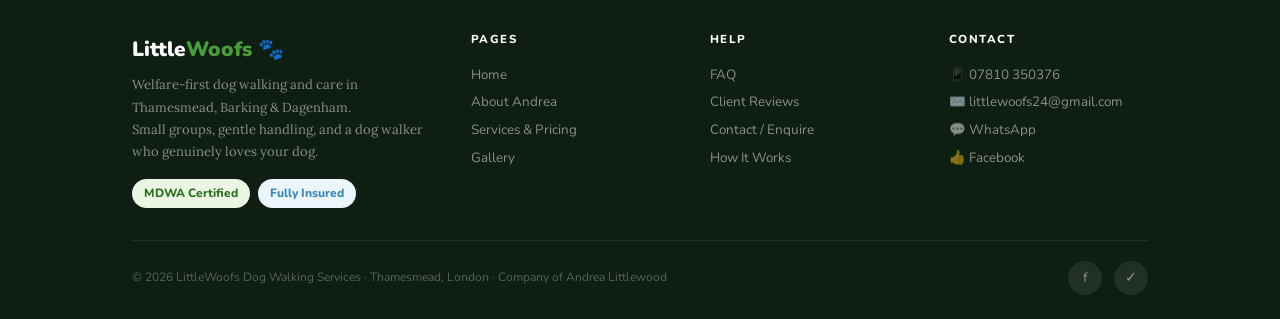
<file: testimonials.html>
<!DOCTYPE html>
<html lang="en">
<head>
  <meta charset="UTF-8"><meta name="viewport" content="width=device-width, initial-scale=1.0">
  <meta name="description" content="Client reviews and testimonials for LittleWoofs dog walking in Thamesmead, Barking and Dagenham.">
  <title>Client Reviews — LittleWoofs Dog Walking</title>
  <link rel="stylesheet" href="css/style.css">
  <style>
    .page-header { background: linear-gradient(135deg, var(--coral-light), var(--sand-light)); padding: 4rem 0 3rem; text-align: center; }
    .page-header .section-label { color: var(--coral-dark); }
    .testi-section { background: var(--cream); }
    .testi-grid { display: grid; grid-template-columns: repeat(auto-fit, minmax(280px, 1fr)); gap: 1.5rem; }
    .tc {
      background: var(--white); border-radius: var(--r-lg); padding: 1.75rem;
      border: 1.5px solid rgba(232,114,106,0.18); box-shadow: var(--shadow-sm);
      display: flex; flex-direction: column;
    }
    .tc-stars { color: #F5A623; font-size: 0.9rem; margin-bottom: 0.5rem; letter-spacing: 2px; }
    .tc-q { font-size: 2.5rem; color: var(--coral); font-family: 'Lora', serif; font-weight: 600; line-height: 0.5; margin-bottom: 0.5rem; }
    .tc-text { font-family: 'Lora', serif; font-style: italic; font-size: 0.92rem; line-height: 1.8; color: var(--text); flex: 1; margin-bottom: 1.25rem; }
    .tc-who { display: flex; align-items: center; gap: 0.65rem; border-top: 1px solid var(--border-light); padding-top: 1rem; }
    .tc-avatar { width: 40px; height: 40px; border-radius: 50%; background: var(--coral-light); border: 2px solid var(--coral); display: flex; align-items: center; justify-content: center; font-size: 1.1rem; flex-shrink: 0; }
    .tc-name { font-size: 0.85rem; font-weight: 800; color: var(--dark); }
    .tc-dog  { font-size: 0.74rem; color: var(--text-muted); }
    .tc-source { font-size: 0.68rem; color: var(--text-light); font-family: 'Lora', serif; margin-top: 0.15rem; }
    .tc-placeholder { background: rgba(232,114,106,0.07); border: 1.5px dashed var(--coral); border-radius: var(--r-sm); padding: 0.55rem 0.75rem; font-size: 0.72rem; font-weight: 700; color: var(--coral-dark); margin-top: 0.75rem; }
    .fb-cta-band { background: #1877F2; padding: 2rem; text-align: center; }
    .fb-cta-band h3 { color: var(--white); margin-bottom: 0.4rem; font-size: 1.1rem; }
    .fb-cta-band p { color: rgba(255,255,255,0.75); font-family: 'Lora', serif; font-size: 0.88rem; margin-bottom: 1rem; }
  </style>
</head>
<body>
<div class="page-header">
  <div class="container">
    <span class="section-label">What clients say</span>
    <h1>Happy dogs, happy owners</h1>
    <p style="font-family:'Lora',serif;color:var(--text-muted);max-width:480px;margin:0 auto;">Real feedback from LittleWoofs clients in Thamesmead, Barking and Dagenham.</p>
    <div class="edit-note" style="margin:1.25rem auto 0;max-width:500px;justify-content:center;">✏️ This page will shine once you have real reviews. Ask your 5 current clients for a sentence or two — even a WhatsApp message you can paste in.</div>
  </div>
</div>

<section class="testi-section">
  <div class="container">
    <div class="testi-grid">
      <div class="tc">
        <div class="tc-stars">★★★★★</div>
        <div class="tc-q">"</div>
        <p class="tc-text">Andrea is absolutely brilliant with Biscuit. He used to pull like mad on the lead but she handles him with such patience. He comes home exhausted and happy every single time!</p>
        <div class="tc-who"><div class="tc-avatar">🙋‍♀️</div><div><div class="tc-name">Sarah T.</div><div class="tc-dog">Biscuit · Cavalier King Charles</div><div class="tc-source">via Facebook</div></div></div>
        <div class="tc-placeholder">✏️ Replace with a real quote from one of your clients.</div>
      </div>
      <div class="tc">
        <div class="tc-stars">★★★★★</div>
        <div class="tc-q">"</div>
        <p class="tc-text">I work long hours and was so worried about leaving Pepper with someone new. Andrea's thoroughness during the meet-and-greet put me completely at ease. I love the photos after every walk.</p>
        <div class="tc-who"><div class="tc-avatar">🙋‍♂️</div><div><div class="tc-name">Mark D.</div><div class="tc-dog">Pepper · Miniature Dachshund</div><div class="tc-source">via WhatsApp</div></div></div>
        <div class="tc-placeholder">✏️ Placeholder — swap with a real review.</div>
      </div>
      <div class="tc">
        <div class="tc-stars">★★★★★</div>
        <div class="tc-q">"</div>
        <p class="tc-text">Lola is a nervous dog and we were very cautious. Andrea was so understanding, took everything at Lola's pace, and now she actually gets excited when she hears the door. Couldn't recommend more.</p>
        <div class="tc-who"><div class="tc-avatar">🙋‍♀️</div><div><div class="tc-name">Priya &amp; Tom K.</div><div class="tc-dog">Lola · Cockapoo</div><div class="tc-source">via email</div></div></div>
        <div class="tc-placeholder">✏️ Placeholder — swap with a real review.</div>
      </div>
      <div class="tc">
        <div class="tc-stars">★★★★★</div>
        <div class="tc-q">"</div>
        <p class="tc-text">What I love most is that Andrea clearly actually loves dogs. It's not just a job to her. Max absolutely adores her and she knows all his little quirks. That means everything.</p>
        <div class="tc-who"><div class="tc-avatar">🙋‍♂️</div><div><div class="tc-name">James R.</div><div class="tc-dog">Max · Labrador Mix</div><div class="tc-source">via Facebook</div></div></div>
        <div class="tc-placeholder">✏️ Placeholder — swap with a real review.</div>
      </div>
      <div class="tc">
        <div class="tc-stars">★★★★★</div>
        <div class="tc-q">"</div>
        <p class="tc-text">The group walk is fantastic — Luna loves her walking friends and it's so good for her socialisation. Andrea is brilliant at matching the dogs together so they all get along.</p>
        <div class="tc-who"><div class="tc-avatar">🙋‍♀️</div><div><div class="tc-name">Diane M.</div><div class="tc-dog">Luna · Beagle</div><div class="tc-source">via Facebook</div></div></div>
        <div class="tc-placeholder">✏️ Placeholder — swap with a real review.</div>
      </div>
      <div class="tc" style="border:2px dashed var(--border);background:var(--cream);display:flex;flex-direction:column;align-items:center;justify-content:center;text-align:center;min-height:240px;">
        <div style="font-size:2.5rem;margin-bottom:0.5rem;">⭐</div>
        <h3 style="font-size:0.95rem;margin-bottom:0.35rem;">Could this be your review?</h3>
        <p style="font-size:0.82rem;color:var(--text-muted);font-family:'Lora',serif;margin-bottom:1rem;">If you're a LittleWoofs client, Andrea would love to hear from you.</p>
        <a href="https://www.facebook.com/LittleWoofsThamesmead/" class="btn btn-facebook" target="_blank" style="font-size:0.82rem;padding:0.55rem 1.1rem;">Leave a review on Facebook →</a>
      </div>
    </div>
  </div>
</section>

<div class="fb-cta-band">
  <h3>📣 Found LittleWoofs on Facebook?</h3>
  <p>Follow the page for walk updates, dog photos, and availability announcements.</p>
  <a href="https://www.facebook.com/LittleWoofsThamesmead/" class="btn btn-whatsapp" target="_blank" style="background:var(--white);color:#1877F2;">Visit the Facebook page →</a>
</div>

<script src="js/components.js"></script>
<script>buildPage('testimonials.html');</script>
</body>
</html>
</file>
<file: css/style.css>
/* =============================================
   LittleWoofs — Global Stylesheet
   Colour palette derived from caricature image:
   Sky blue (#87CEEB → #5BA8D4), grass green (#4A9B3C),
   coral-pink cardigan (#E8726A), warm cream (#FDF8F0),
   cloud white (#FFFFFF), dog sandy (#C4956A)
   ============================================= */

@import url('https://fonts.googleapis.com/css2?family=Nunito:wght@400;600;700;800;900&family=Lora:ital,wght@0,400;0,600;1,400&display=swap');

*, *::before, *::after { box-sizing: border-box; margin: 0; padding: 0; }

:root {
  /* Primary palette — caricature-derived */
  --sky:         #5BA8D4;
  --sky-light:   #EBF6FC;
  --sky-dark:    #3A87B5;

  --grass:       #4A9B3C;
  --grass-light: #EAF5E4;
  --grass-dark:  #2E7022;

  --coral:       #E8726A;
  --coral-light: #FDECEA;
  --coral-dark:  #C44E47;

  --sand:        #C4956A;
  --sand-light:  #FBF2E8;

  --cream:       #FDF8F0;
  --white:       #FFFFFF;
  --cloud:       #F7F9FA;

  /* Text */
  --dark:        #1C2E20;
  --text:        #2D3D32;
  --text-muted:  #6B8070;
  --text-light:  #9BB0A5;

  /* Borders */
  --border:      #D4E8DC;
  --border-light:#EAF3EE;

  /* Shadows */
  --shadow-sm:   0 2px 8px rgba(74,155,60,0.10);
  --shadow-md:   0 4px 20px rgba(74,155,60,0.14);
  --shadow-lg:   0 8px 36px rgba(74,155,60,0.16);

  /* Radii */
  --r-sm: 8px;
  --r-md: 14px;
  --r-lg: 22px;
  --r-xl: 36px;
  --r-pill: 999px;
}

html { scroll-behavior: smooth; font-size: 16px; }

body {
  font-family: 'Nunito', sans-serif;
  color: var(--text);
  background: var(--white);
  overflow-x: hidden;
  line-height: 1.6;
}

/* ── TYPOGRAPHY ── */
h1, h2, h3, h4, h5 { font-weight: 900; color: var(--dark); line-height: 1.2; }
h1 { font-size: clamp(2rem, 5vw, 3rem); }
h2 { font-size: clamp(1.6rem, 3.5vw, 2.2rem); }
h3 { font-size: 1.2rem; }
h4 { font-size: 1rem; }
p  { line-height: 1.75; color: var(--text-muted); }

.serif { font-family: 'Lora', serif; }
.section-label {
  font-size: 0.72rem; font-weight: 800; letter-spacing: 2.5px;
  text-transform: uppercase; color: var(--grass); display: block; margin-bottom: 0.4rem;
}
.section-title { margin-bottom: 0.6rem; }
.section-sub {
  font-family: 'Lora', serif; font-size: 1.05rem; color: var(--text-muted);
  margin-bottom: 2.5rem; max-width: 580px; line-height: 1.8;
}

/* ── LAYOUT ── */
.container { max-width: 1080px; margin: 0 auto; padding: 0 2rem; }
section { padding: 5rem 0; }

/* ── NAVIGATION ── */
.site-nav {
  position: sticky; top: 0; z-index: 200;
  background: rgba(255,255,255,0.97);
  backdrop-filter: blur(8px);
  border-bottom: 2px solid var(--grass-light);
  box-shadow: 0 2px 16px rgba(74,155,60,0.08);
}
.nav-inner {
  max-width: 1080px; margin: 0 auto; padding: 0 2rem;
  height: 72px; display: flex; align-items: center; justify-content: space-between;
}
.nav-logo {
  display: flex; align-items: center; gap: 10px;
  text-decoration: none; flex-shrink: 0;
}
.nav-logo-text {
  font-size: 1.55rem; font-weight: 900; color: var(--dark); letter-spacing: -0.5px;
}
.nav-logo-text .logo-woof { color: var(--grass); }
.nav-links {
  display: flex; align-items: center; gap: 0.2rem;
}
.nav-links a {
  text-decoration: none; color: var(--text-muted); font-size: 0.83rem;
  font-weight: 700; padding: 0.4rem 0.75rem; border-radius: var(--r-pill);
  letter-spacing: 0.4px; text-transform: uppercase; transition: all 0.2s;
}
.nav-links a:hover { background: var(--grass-light); color: var(--grass-dark); }
.nav-links .nav-cta {
  background: var(--grass); color: var(--white) !important;
  padding: 0.5rem 1.25rem; margin-left: 0.5rem;
}
.nav-links .nav-cta:hover { background: var(--grass-dark); }

.hamburger {
  display: none; background: none; border: none; cursor: pointer;
  flex-direction: column; gap: 5px; padding: 4px;
}
.hamburger span {
  display: block; width: 24px; height: 2px;
  background: var(--dark); border-radius: 2px; transition: all 0.3s;
}
.mobile-menu {
  display: none; flex-direction: column;
  background: var(--white); border-top: 1px solid var(--border-light);
  padding: 1rem 2rem 1.5rem;
}
.mobile-menu.open { display: flex; }
.mobile-menu a {
  text-decoration: none; color: var(--text); font-weight: 700;
  padding: 0.75rem 0; border-bottom: 1px solid var(--border-light);
  font-size: 0.95rem;
}
.mobile-menu a:last-child { border-bottom: none; }
.mobile-menu .nav-cta {
  background: var(--grass); color: var(--white) !important;
  text-align: center; border-radius: var(--r-pill);
  margin-top: 0.5rem; padding: 0.75rem; border-bottom: none !important;
}

/* ── BUTTONS ── */
.btn {
  display: inline-flex; align-items: center; gap: 0.5rem;
  padding: 0.85rem 1.85rem; border-radius: var(--r-pill);
  font-family: 'Nunito', sans-serif; font-size: 0.95rem; font-weight: 800;
  text-decoration: none; cursor: pointer; border: none;
  transition: all 0.2s; white-space: nowrap;
}
.btn-primary   { background: var(--grass); color: var(--white); }
.btn-primary:hover { background: var(--grass-dark); transform: translateY(-2px); box-shadow: var(--shadow-md); }
.btn-sky       { background: var(--sky); color: var(--white); }
.btn-sky:hover { background: var(--sky-dark); transform: translateY(-2px); }
.btn-coral     { background: var(--coral); color: var(--white); }
.btn-coral:hover { background: var(--coral-dark); transform: translateY(-2px); }
.btn-outline   { background: transparent; color: var(--grass); border: 2px solid var(--grass); }
.btn-outline:hover { background: var(--grass-light); }
.btn-whatsapp  { background: #25D366; color: var(--white); }
.btn-whatsapp:hover { background: #1da851; transform: translateY(-2px); }
.btn-facebook  { background: #1877F2; color: var(--white); }
.btn-facebook:hover { background: #0d65d9; }

/* ── BADGES ── */
.badge {
  display: inline-flex; align-items: center; gap: 5px;
  padding: 0.28rem 0.75rem; border-radius: var(--r-pill);
  font-size: 0.75rem; font-weight: 800;
}
.badge-grass  { background: var(--grass-light);  color: var(--grass-dark); }
.badge-sky    { background: var(--sky-light);    color: var(--sky-dark); }
.badge-coral  { background: var(--coral-light);  color: var(--coral-dark); }
.badge-sand   { background: var(--sand-light);   color: #8B5E3C; }

/* ── CARDS ── */
.card {
  background: var(--white); border: 1.5px solid var(--border);
  border-radius: var(--r-lg); padding: 1.75rem;
  box-shadow: var(--shadow-sm); transition: transform 0.2s, box-shadow 0.2s;
}
.card:hover { transform: translateY(-3px); box-shadow: var(--shadow-md); }
.card-accent-top { border-top: 5px solid var(--grass); }
.card-accent-sky  { border-top: 5px solid var(--sky); }
.card-accent-coral { border-top: 5px solid var(--coral); }

/* ── EDIT PROMPTS (visible to site builder, can be removed before launch) ── */
.edit-note {
  background: #FFFBEB; border: 1.5px dashed #F59E0B;
  border-radius: var(--r-sm); padding: 0.5rem 0.75rem;
  font-size: 0.72rem; font-weight: 700; color: #92400E;
  display: flex; align-items: flex-start; gap: 0.4rem;
  margin-top: 0.6rem; line-height: 1.5;
}

/* ── TRUST BAR ── */
.trust-bar {
  background: var(--grass); padding: 0.9rem 2rem;
  display: flex; justify-content: center; align-items: center;
  gap: 2rem; flex-wrap: wrap;
}
.trust-item {
  display: flex; align-items: center; gap: 0.5rem;
  color: var(--white); font-size: 0.82rem; font-weight: 700;
}

/* ── SECTION BACKGROUNDS ── */
.bg-cream   { background: var(--cream); }
.bg-grass   { background: var(--grass-light); }
.bg-sky     { background: var(--sky-light); }
.bg-coral   { background: var(--coral-light); }
.bg-dark    { background: var(--dark); }
.bg-sand    { background: var(--sand-light); }

/* ── FOOTER ── */
.site-footer {
  background: #0E1E12; padding: 3rem 0 1.5rem;
  color: rgba(255,255,255,0.5);
}
.footer-inner {
  max-width: 1080px; margin: 0 auto; padding: 0 2rem;
  display: grid; grid-template-columns: 1.5fr 1fr 1fr 1fr; gap: 2.5rem;
}
.footer-brand .footer-logo-text {
  font-size: 1.3rem; font-weight: 900; color: var(--white); margin-bottom: 0.5rem;
}
.footer-brand .footer-logo-text span { color: var(--grass); }
.footer-brand p { font-size: 0.82rem; line-height: 1.7; color: rgba(255,255,255,0.5); font-family: 'Lora', serif; }
.footer-col h5 { font-size: 0.72rem; font-weight: 800; text-transform: uppercase;
  letter-spacing: 1.5px; color: var(--white); margin-bottom: 0.85rem; }
.footer-col a {
  display: block; text-decoration: none; color: rgba(255,255,255,0.5);
  font-size: 0.84rem; padding: 0.2rem 0; transition: color 0.2s;
}
.footer-col a:hover { color: var(--grass); }
.footer-bottom {
  border-top: 1px solid rgba(255,255,255,0.08);
  margin-top: 2rem; padding-top: 1.25rem;
  display: flex; justify-content: space-between; align-items: center;
  flex-wrap: wrap; gap: 0.5rem;
}
.footer-bottom p { font-size: 0.75rem; color: rgba(255,255,255,0.3); }
.footer-social { display: flex; gap: 0.75rem; }
.footer-social a {
  width: 34px; height: 34px; border-radius: 50%;
  background: rgba(255,255,255,0.08); display: flex; align-items: center;
  justify-content: center; color: rgba(255,255,255,0.5); font-size: 0.85rem;
  text-decoration: none; transition: all 0.2s;
}
.footer-social a:hover { background: var(--grass); color: var(--white); }

/* ── WHATSAPP FLOAT ── */
.wa-float {
  position: fixed; bottom: 1.5rem; right: 1.5rem; z-index: 999;
  background: #25D366; color: var(--white); border-radius: 50%;
  width: 58px; height: 58px; display: flex; align-items: center; justify-content: center;
  box-shadow: 0 4px 20px rgba(37,211,102,0.4); text-decoration: none;
  transition: transform 0.2s, box-shadow 0.2s;
}
.wa-float:hover { transform: scale(1.1); box-shadow: 0 6px 28px rgba(37,211,102,0.5); }
.wa-float svg { width: 28px; height: 28px; }

/* ── RESPONSIVE ── */
@media (max-width: 900px) {
  .nav-links { display: none; }
  .hamburger { display: flex; }
  .footer-inner { grid-template-columns: 1fr 1fr; gap: 2rem; }
}
@media (max-width: 600px) {
  section { padding: 3.5rem 0; }
  .container { padding: 0 1.25rem; }
  .footer-inner { grid-template-columns: 1fr; }
  .footer-bottom { flex-direction: column; text-align: center; }
}
</file>
